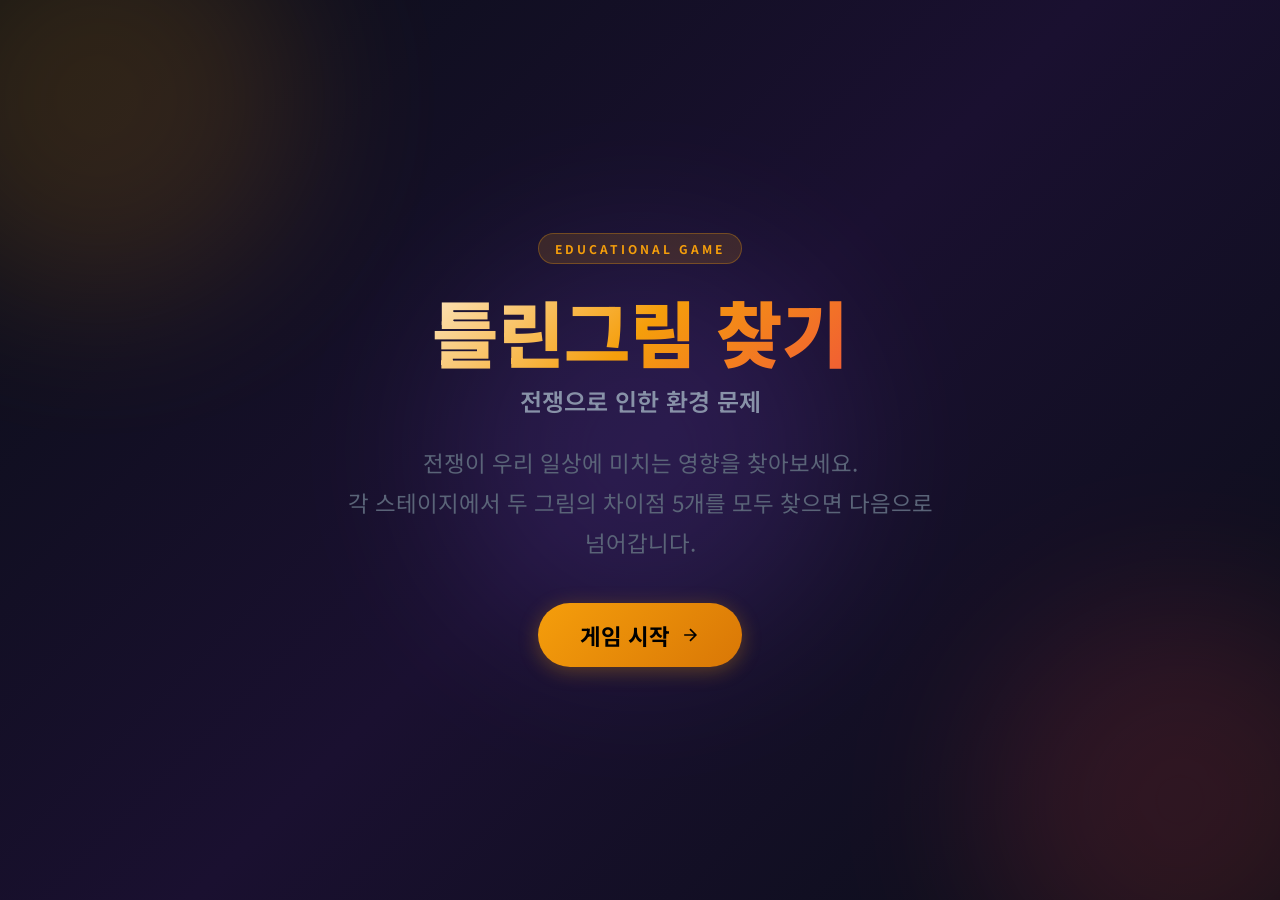
<file: index.html>
<!DOCTYPE html>
<html lang="ko">
<head>
    <meta charset="UTF-8">
    <meta name="viewport" content="width=device-width, initial-scale=1.0">
    <meta name="description" content="전쟁으로 인한 환경 문제를 주제로 한 틀린그림 찾기 게임">
    <title>틀린그림 찾기 - 전쟁과 환경</title>
    <link rel="preconnect" href="https://fonts.googleapis.com">
    <link rel="preconnect" href="https://fonts.gstatic.com" crossorigin>
    <link href="https://fonts.googleapis.com/css2?family=Noto+Sans+KR:wght@300;400;500;600;700;900&display=swap" rel="stylesheet">
    <link rel="stylesheet" href="style.css">
</head>
<body>
    <!-- Title Screen -->
    <div id="title-screen" class="screen active">
        <div class="title-bg">
            <div class="smoke smoke-1"></div>
            <div class="smoke smoke-2"></div>
            <div class="smoke smoke-3"></div>
        </div>
        <div class="title-content">
            <div class="title-badge">EDUCATIONAL GAME</div>
            <h1 class="title-main">틀린그림 찾기</h1>
            <p class="title-sub">전쟁으로 인한 환경 문제</p>
            <p class="title-desc">전쟁이 우리 일상에 미치는 영향을 찾아보세요.<br>각 스테이지에서 두 그림의 차이점 5개를 모두 찾으면 다음으로 넘어갑니다.</p>
            <button id="start-btn" class="btn-primary" onclick="startGame()">
                <span>게임 시작</span>
                <svg width="20" height="20" viewBox="0 0 24 24" fill="none" stroke="currentColor" stroke-width="2"><path d="M5 12h14M12 5l7 7-7 7"/></svg>
            </button>
        </div>
    </div>

    <!-- Game Screen -->
    <div id="game-screen" class="screen">
        <header class="game-header">
            <div class="header-left">
                <span class="stage-badge" id="stage-badge">STAGE 1</span>
                <!-- Move counter here -->
                <div class="found-counter" style="margin-left:12px; font-size:0.9rem; padding: 4px 12px;">
                    <svg width="14" height="14" viewBox="0 0 24 24" fill="none" stroke="currentColor" stroke-width="2"><circle cx="11" cy="11" r="8"/><path d="m21 21-4.35-4.35"/></svg>
                    <span id="found-count">0</span> / <span id="total-count">5</span>
                </div>
            </div>
            <div class="header-center">
                <span class="stage-title" id="stage-title">거실 풍경</span>
            </div>
            <div class="header-right">
                <button id="header-next-btn" class="btn-next-stage" onclick="nextStage()" style="margin-right: 12px;">
                    다음 스테이지 <svg width="16" height="16" viewBox="0 0 24 24" fill="none" stroke="currentColor" stroke-width="2"><path d="M5 12h14M12 5l7 7-7 7"/></svg>
                </button>
                <button class="btn-icon" onclick="showTitle()" title="메인으로">
                    <svg width="20" height="20" viewBox="0 0 24 24" fill="none" stroke="currentColor" stroke-width="2"><path d="m3 9 9-7 9 7v11a2 2 0 0 1-2 2H5a2 2 0 0 1-2-2z"/><polyline points="9,22 9,12 15,12 15,22"/></svg>
                </button>
            </div>
        </header>

        <div class="game-area">
            <div class="images-container">
                <!-- Left Image (Before) -->
                <div class="image-panel" id="panel-left">
                    <div class="panel-label">그림 A</div>
                    <div class="scene-container" id="scene-left"></div>
                </div>

                <div class="divider">
                    <div class="divider-line"></div>
                    <div class="divider-icon">VS</div>
                    <div class="divider-line"></div>
                </div>

                <!-- Right Image (After) -->
                <div class="image-panel" id="panel-right">
                    <div class="panel-label">그림 B</div>
                    <div class="scene-container" id="scene-right"></div>
                </div>
            </div>
        </div>

        <!-- Found indicators -->
        <div class="found-indicators" id="found-indicators"></div>
    </div>

    <!-- Stage Clear Overlay -->
    <div id="stage-clear" class="overlay">
        <div class="clear-modal">
            <div class="clear-icon">🎉</div>
            <h2>스테이지 클리어!</h2>
            <p id="clear-message">모든 차이점을 찾았습니다!</p>
            <div id="clear-summary" class="clear-summary"></div>
            <button class="btn-primary" id="next-stage-btn" onclick="nextStage()">
                <span>다음 스테이지</span>
                <svg width="20" height="20" viewBox="0 0 24 24" fill="none" stroke="currentColor" stroke-width="2"><path d="M5 12h14M12 5l7 7-7 7"/></svg>
            </button>
        </div>
    </div>

    <!-- Final Message Overlay -->
    <div id="final-message" class="overlay">
        <div class="clear-modal final-modal">
            <div class="clear-icon">🌍</div>
            <h2>모든 스테이지 완료</h2>
            <p class="final-text">환경 파괴는 전쟁의 숨겨진 희생자입니다.<br><br>폭발과 화재, 유독 물질 유출과 생태계 파괴 등... 전쟁으로 인해 심각하고 장기적인 환경오염이 초래됩니다. 이를 복구하는 데는 상상할 수 없는 시간과 노력이 필요합니다.<br><br>평화만이 지구를 지키는 가장 확실한 방법입니다.</p>
            <button class="btn-primary" onclick="showTitle()">
                <span>처음으로 돌아가기</span>
            </button>
        </div>
    </div>

    <!-- Tooltip -->
    <div id="tooltip" class="tooltip">
        <div class="tooltip-title" id="tooltip-title"></div>
        <div class="tooltip-text" id="tooltip-text"></div>
    </div>

    <script src="game.js"></script>
</body>
</html>
</file>
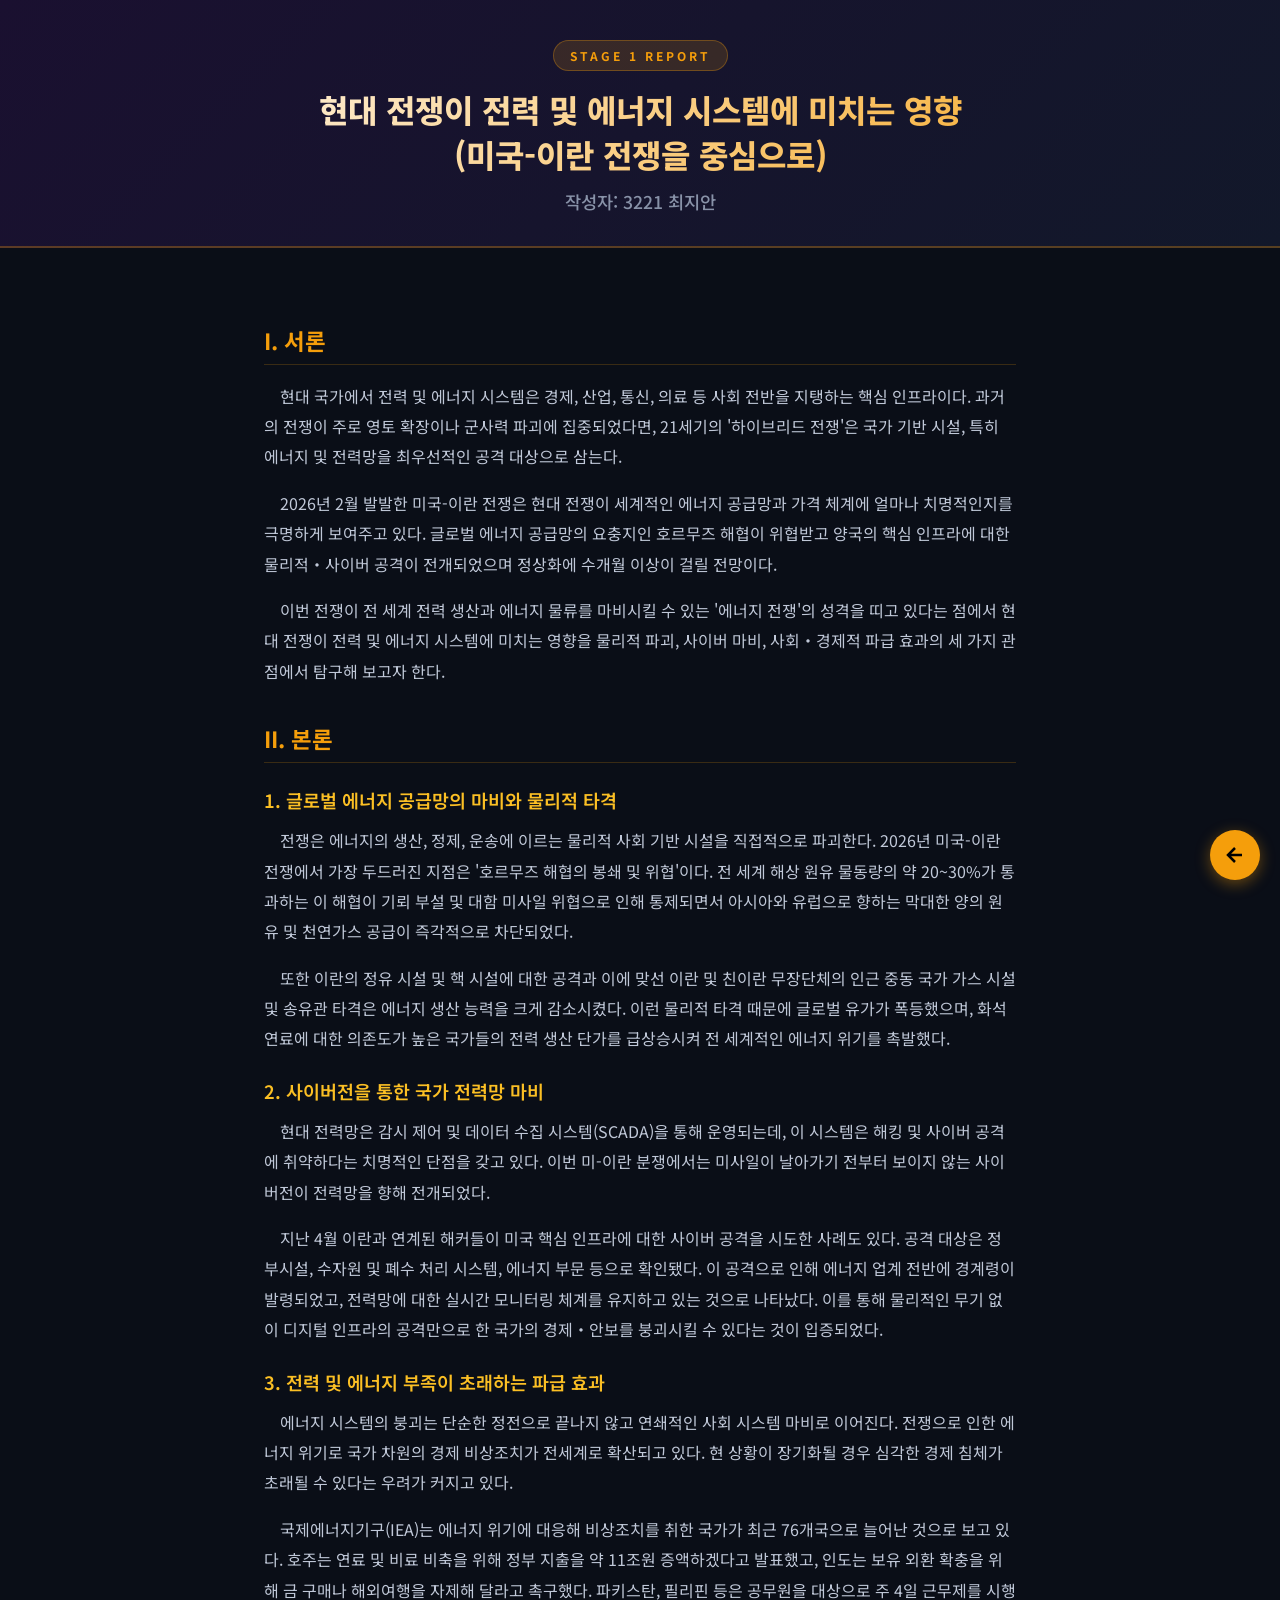
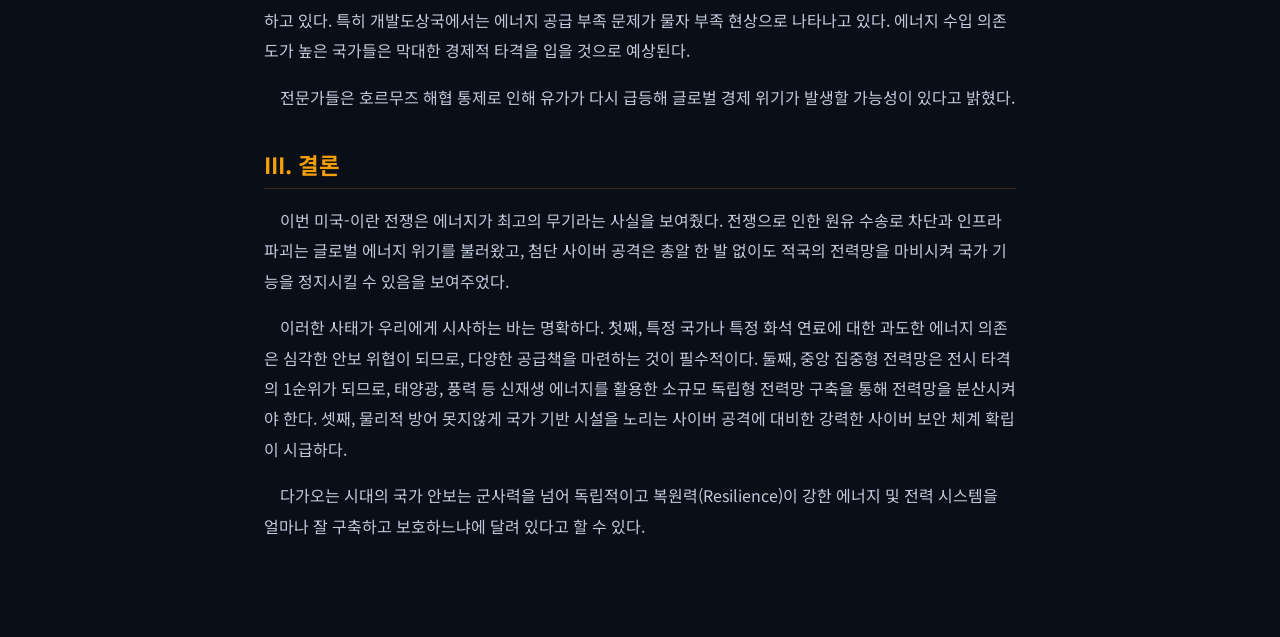
<file: report1.html>
<!DOCTYPE html>
<html lang="ko">
<head>
    <meta charset="UTF-8">
    <meta name="viewport" content="width=device-width, initial-scale=1.0">
    <title>보고서 - 현대 전쟁이 전력 및 에너지 시스템에 미치는 영향</title>
    <link rel="preconnect" href="https://fonts.googleapis.com">
    <link rel="preconnect" href="https://fonts.gstatic.com" crossorigin>
    <link href="https://fonts.googleapis.com/css2?family=Noto+Sans+KR:wght@300;400;500;600;700;900&display=swap" rel="stylesheet">
    <style>
        *, *::before, *::after { margin: 0; padding: 0; box-sizing: border-box; }
        body {
            font-family: 'Noto Sans KR', sans-serif;
            background: #0a0e17;
            color: #e8ecf4;
            min-height: 100vh;
        }
        .report-header {
            background: linear-gradient(135deg, #1a1030 0%, #12182a 100%);
            border-bottom: 2px solid rgba(245, 158, 11, 0.3);
            padding: 40px 24px 32px;
            text-align: center;
        }
        .report-badge {
            display: inline-block;
            background: rgba(245, 158, 11, 0.15);
            color: #f59e0b;
            font-size: 0.75rem;
            font-weight: 700;
            letter-spacing: 3px;
            padding: 6px 16px;
            border-radius: 20px;
            border: 1px solid rgba(245, 158, 11, 0.3);
            margin-bottom: 16px;
        }
        .report-title {
            font-size: clamp(1.4rem, 3vw, 2rem);
            font-weight: 800;
            background: linear-gradient(135deg, #fff 0%, #f59e0b 100%);
            -webkit-background-clip: text;
            -webkit-text-fill-color: transparent;
            background-clip: text;
            line-height: 1.4;
            margin-bottom: 12px;
        }
        .report-author {
            font-size: 1.1rem;
            color: #8892a8;
            font-weight: 500;
        }
        .report-body {
            max-width: 800px;
            margin: 0 auto;
            padding: 40px 24px 80px;
        }
        .report-body h2 {
            font-size: 1.4rem;
            font-weight: 700;
            color: #f59e0b;
            margin-top: 36px;
            margin-bottom: 16px;
            padding-bottom: 8px;
            border-bottom: 1px solid rgba(245, 158, 11, 0.2);
        }
        .report-body h3 {
            font-size: 1.15rem;
            font-weight: 600;
            color: #fbbf24;
            margin-top: 24px;
            margin-bottom: 12px;
        }
        .report-body p {
            font-size: 1rem;
            line-height: 1.9;
            color: #c0c8d8;
            margin-bottom: 16px;
            text-indent: 1em;
        }
        .back-btn {
            position: fixed;
            bottom: 20px;
            right: 20px;
            z-index: 100;
            width: 50px;
            height: 50px;
            background: #f59e0b;
            border: none;
            border-radius: 50%;
            cursor: pointer;
            display: flex;
            align-items: center;
            justify-content: center;
            box-shadow: 0 4px 15px rgba(245, 158, 11, 0.4);
            transition: transform 0.2s;
        }
        .back-btn:hover { transform: scale(1.1); }
    </style>
</head>
<body>
    <div class="report-header">
        <div class="report-badge">STAGE 1 REPORT</div>
        <h1 class="report-title">현대 전쟁이 전력 및 에너지 시스템에 미치는 영향<br>(미국-이란 전쟁을 중심으로)</h1>
        <div class="report-author">작성자: 3221 최지안</div>
    </div>
    <div class="report-body">
        <h2>I. 서론</h2>
        <p>현대 국가에서 전력 및 에너지 시스템은 경제, 산업, 통신, 의료 등 사회 전반을 지탱하는 핵심 인프라이다. 과거의 전쟁이 주로 영토 확장이나 군사력 파괴에 집중되었다면, 21세기의 '하이브리드 전쟁'은 국가 기반 시설, 특히 에너지 및 전력망을 최우선적인 공격 대상으로 삼는다.</p>
        <p>2026년 2월 발발한 미국-이란 전쟁은 현대 전쟁이 세계적인 에너지 공급망과 가격 체계에 얼마나 치명적인지를 극명하게 보여주고 있다. 글로벌 에너지 공급망의 요충지인 호르무즈 해협이 위협받고 양국의 핵심 인프라에 대한 물리적‧사이버 공격이 전개되었으며 정상화에 수개월 이상이 걸릴 전망이다.</p>
        <p>이번 전쟁이 전 세계 전력 생산과 에너지 물류를 마비시킬 수 있는 '에너지 전쟁'의 성격을 띠고 있다는 점에서 현대 전쟁이 전력 및 에너지 시스템에 미치는 영향을 물리적 파괴, 사이버 마비, 사회‧경제적 파급 효과의 세 가지 관점에서 탐구해 보고자 한다.</p>

        <h2>II. 본론</h2>
        <h3>1. 글로벌 에너지 공급망의 마비와 물리적 타격</h3>
        <p>전쟁은 에너지의 생산, 정제, 운송에 이르는 물리적 사회 기반 시설을 직접적으로 파괴한다. 2026년 미국-이란 전쟁에서 가장 두드러진 지점은 '호르무즈 해협의 봉쇄 및 위협'이다. 전 세계 해상 원유 물동량의 약 20~30%가 통과하는 이 해협이 기뢰 부설 및 대함 미사일 위협으로 인해 통제되면서 아시아와 유럽으로 향하는 막대한 양의 원유 및 천연가스 공급이 즉각적으로 차단되었다.</p>
        <p>또한 이란의 정유 시설 및 핵 시설에 대한 공격과 이에 맞선 이란 및 친이란 무장단체의 인근 중동 국가 가스 시설 및 송유관 타격은 에너지 생산 능력을 크게 감소시켰다. 이런 물리적 타격 때문에 글로벌 유가가 폭등했으며, 화석 연료에 대한 의존도가 높은 국가들의 전력 생산 단가를 급상승시켜 전 세계적인 에너지 위기를 촉발했다.</p>

        <h3>2. 사이버전을 통한 국가 전력망 마비</h3>
        <p>현대 전력망은 감시 제어 및 데이터 수집 시스템(SCADA)을 통해 운영되는데, 이 시스템은 해킹 및 사이버 공격에 취약하다는 치명적인 단점을 갖고 있다. 이번 미-이란 분쟁에서는 미사일이 날아가기 전부터 보이지 않는 사이버전이 전력망을 향해 전개되었다.</p>
        <p>지난 4월 이란과 연계된 해커들이 미국 핵심 인프라에 대한 사이버 공격을 시도한 사례도 있다. 공격 대상은 정부시설, 수자원 및 폐수 처리 시스템, 에너지 부문 등으로 확인됐다. 이 공격으로 인해 에너지 업계 전반에 경계령이 발령되었고, 전력망에 대한 실시간 모니터링 체계를 유지하고 있는 것으로 나타났다. 이를 통해 물리적인 무기 없이 디지털 인프라의 공격만으로 한 국가의 경제‧안보를 붕괴시킬 수 있다는 것이 입증되었다.</p>

        <h3>3. 전력 및 에너지 부족이 초래하는 파급 효과</h3>
        <p>에너지 시스템의 붕괴는 단순한 정전으로 끝나지 않고 연쇄적인 사회 시스템 마비로 이어진다. 전쟁으로 인한 에너지 위기로 국가 차원의 경제 비상조치가 전세계로 확산되고 있다. 현 상황이 장기화될 경우 심각한 경제 침체가 초래될 수 있다는 우려가 커지고 있다.</p>
        <p>국제에너지기구(IEA)는 에너지 위기에 대응해 비상조치를 취한 국가가 최근 76개국으로 늘어난 것으로 보고 있다. 호주는 연료 및 비료 비축을 위해 정부 지출을 약 11조원 증액하겠다고 발표했고, 인도는 보유 외환 확충을 위해 금 구매나 해외여행을 자제해 달라고 촉구했다. 파키스탄, 필리핀 등은 공무원을 대상으로 주 4일 근무제를 시행하고 있다. 특히 개발도상국에서는 에너지 공급 부족 문제가 물자 부족 현상으로 나타나고 있다. 에너지 수입 의존도가 높은 국가들은 막대한 경제적 타격을 입을 것으로 예상된다.</p>
        <p>전문가들은 호르무즈 해협 통제로 인해 유가가 다시 급등해 글로벌 경제 위기가 발생할 가능성이 있다고 밝혔다.</p>

        <h2>III. 결론</h2>
        <p>이번 미국-이란 전쟁은 에너지가 최고의 무기라는 사실을 보여줬다. 전쟁으로 인한 원유 수송로 차단과 인프라 파괴는 글로벌 에너지 위기를 불러왔고, 첨단 사이버 공격은 총알 한 발 없이도 적국의 전력망을 마비시켜 국가 기능을 정지시킬 수 있음을 보여주었다.</p>
        <p>이러한 사태가 우리에게 시사하는 바는 명확하다. 첫째, 특정 국가나 특정 화석 연료에 대한 과도한 에너지 의존은 심각한 안보 위협이 되므로, 다양한 공급책을 마련하는 것이 필수적이다. 둘째, 중앙 집중형 전력망은 전시 타격의 1순위가 되므로, 태양광, 풍력 등 신재생 에너지를 활용한 소규모 독립형 전력망 구축을 통해 전력망을 분산시켜야 한다. 셋째, 물리적 방어 못지않게 국가 기반 시설을 노리는 사이버 공격에 대비한 강력한 사이버 보안 체계 확립이 시급하다.</p>
        <p>다가오는 시대의 국가 안보는 군사력을 넘어 독립적이고 복원력(Resilience)이 강한 에너지 및 전력 시스템을 얼마나 잘 구축하고 보호하느냐에 달려 있다고 할 수 있다.</p>
    </div>
    <button class="back-btn" onclick="history.back()" title="돌아가기">
        <svg width="24" height="24" viewBox="0 0 24 24" fill="none" stroke="#000" stroke-width="2.5">
            <path d="M19 12H5M12 19l-7-7 7-7"/>
        </svg>
    </button>
</body>
</html>
</file>
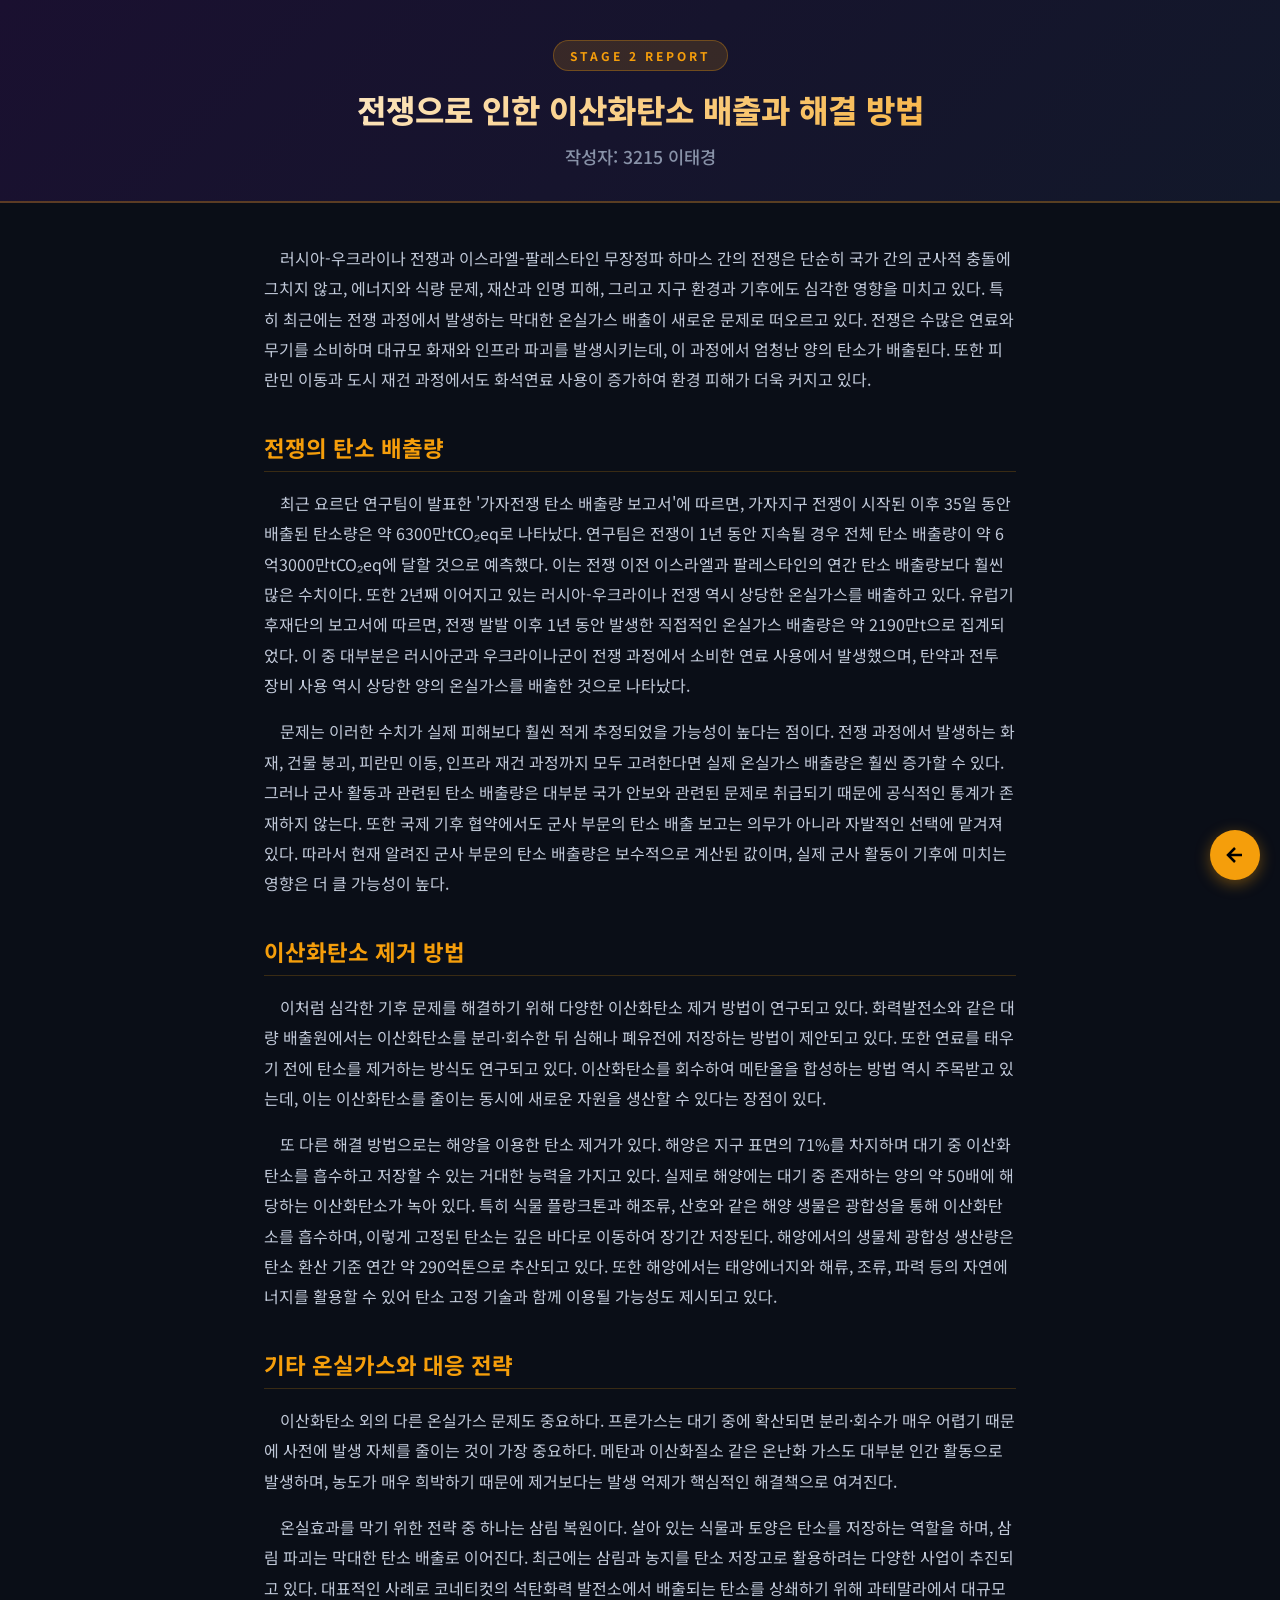
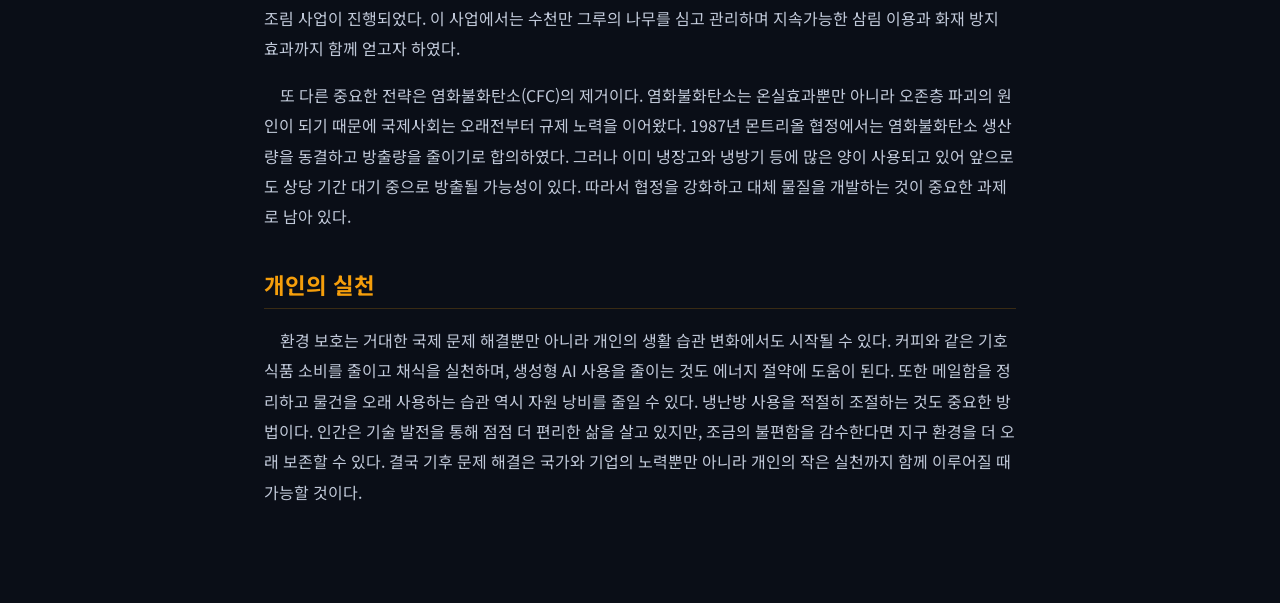
<file: report2.html>
<!DOCTYPE html>
<html lang="ko">
<head>
    <meta charset="UTF-8">
    <meta name="viewport" content="width=device-width, initial-scale=1.0">
    <title>보고서 - 전쟁으로 인한 이산화탄소 배출과 해결 방법</title>
    <link rel="preconnect" href="https://fonts.googleapis.com">
    <link rel="preconnect" href="https://fonts.gstatic.com" crossorigin>
    <link href="https://fonts.googleapis.com/css2?family=Noto+Sans+KR:wght@300;400;500;600;700;900&display=swap" rel="stylesheet">
    <style>
        *, *::before, *::after { margin: 0; padding: 0; box-sizing: border-box; }
        body {
            font-family: 'Noto Sans KR', sans-serif;
            background: #0a0e17;
            color: #e8ecf4;
            min-height: 100vh;
        }
        .report-header {
            background: linear-gradient(135deg, #1a1030 0%, #12182a 100%);
            border-bottom: 2px solid rgba(245, 158, 11, 0.3);
            padding: 40px 24px 32px;
            text-align: center;
        }
        .report-badge {
            display: inline-block;
            background: rgba(245, 158, 11, 0.15);
            color: #f59e0b;
            font-size: 0.75rem;
            font-weight: 700;
            letter-spacing: 3px;
            padding: 6px 16px;
            border-radius: 20px;
            border: 1px solid rgba(245, 158, 11, 0.3);
            margin-bottom: 16px;
        }
        .report-title {
            font-size: clamp(1.4rem, 3vw, 2rem);
            font-weight: 800;
            background: linear-gradient(135deg, #fff 0%, #f59e0b 100%);
            -webkit-background-clip: text;
            -webkit-text-fill-color: transparent;
            background-clip: text;
            line-height: 1.4;
            margin-bottom: 12px;
        }
        .report-author {
            font-size: 1.1rem;
            color: #8892a8;
            font-weight: 500;
        }
        .report-body {
            max-width: 800px;
            margin: 0 auto;
            padding: 40px 24px 80px;
        }
        .report-body h2 {
            font-size: 1.4rem;
            font-weight: 700;
            color: #f59e0b;
            margin-top: 36px;
            margin-bottom: 16px;
            padding-bottom: 8px;
            border-bottom: 1px solid rgba(245, 158, 11, 0.2);
        }
        .report-body p {
            font-size: 1rem;
            line-height: 1.9;
            color: #c0c8d8;
            margin-bottom: 16px;
            text-indent: 1em;
        }
        .back-btn {
            position: fixed;
            bottom: 20px;
            right: 20px;
            z-index: 100;
            width: 50px;
            height: 50px;
            background: #f59e0b;
            border: none;
            border-radius: 50%;
            cursor: pointer;
            display: flex;
            align-items: center;
            justify-content: center;
            box-shadow: 0 4px 15px rgba(245, 158, 11, 0.4);
            transition: transform 0.2s;
        }
        .back-btn:hover { transform: scale(1.1); }
    </style>
</head>
<body>
    <div class="report-header">
        <div class="report-badge">STAGE 2 REPORT</div>
        <h1 class="report-title">전쟁으로 인한 이산화탄소 배출과 해결 방법</h1>
        <div class="report-author">작성자: 3215 이태경</div>
    </div>
    <div class="report-body">
        <p>러시아-우크라이나 전쟁과 이스라엘-팔레스타인 무장정파 하마스 간의 전쟁은 단순히 국가 간의 군사적 충돌에 그치지 않고, 에너지와 식량 문제, 재산과 인명 피해, 그리고 지구 환경과 기후에도 심각한 영향을 미치고 있다. 특히 최근에는 전쟁 과정에서 발생하는 막대한 온실가스 배출이 새로운 문제로 떠오르고 있다. 전쟁은 수많은 연료와 무기를 소비하며 대규모 화재와 인프라 파괴를 발생시키는데, 이 과정에서 엄청난 양의 탄소가 배출된다. 또한 피란민 이동과 도시 재건 과정에서도 화석연료 사용이 증가하여 환경 피해가 더욱 커지고 있다.</p>

        <h2>전쟁의 탄소 배출량</h2>
        <p>최근 요르단 연구팀이 발표한 '가자전쟁 탄소 배출량 보고서'에 따르면, 가자지구 전쟁이 시작된 이후 35일 동안 배출된 탄소량은 약 6300만tCO₂eq로 나타났다. 연구팀은 전쟁이 1년 동안 지속될 경우 전체 탄소 배출량이 약 6억3000만tCO₂eq에 달할 것으로 예측했다. 이는 전쟁 이전 이스라엘과 팔레스타인의 연간 탄소 배출량보다 훨씬 많은 수치이다. 또한 2년째 이어지고 있는 러시아-우크라이나 전쟁 역시 상당한 온실가스를 배출하고 있다. 유럽기후재단의 보고서에 따르면, 전쟁 발발 이후 1년 동안 발생한 직접적인 온실가스 배출량은 약 2190만t으로 집계되었다. 이 중 대부분은 러시아군과 우크라이나군이 전쟁 과정에서 소비한 연료 사용에서 발생했으며, 탄약과 전투 장비 사용 역시 상당한 양의 온실가스를 배출한 것으로 나타났다.</p>
        <p>문제는 이러한 수치가 실제 피해보다 훨씬 적게 추정되었을 가능성이 높다는 점이다. 전쟁 과정에서 발생하는 화재, 건물 붕괴, 피란민 이동, 인프라 재건 과정까지 모두 고려한다면 실제 온실가스 배출량은 훨씬 증가할 수 있다. 그러나 군사 활동과 관련된 탄소 배출량은 대부분 국가 안보와 관련된 문제로 취급되기 때문에 공식적인 통계가 존재하지 않는다. 또한 국제 기후 협약에서도 군사 부문의 탄소 배출 보고는 의무가 아니라 자발적인 선택에 맡겨져 있다. 따라서 현재 알려진 군사 부문의 탄소 배출량은 보수적으로 계산된 값이며, 실제 군사 활동이 기후에 미치는 영향은 더 클 가능성이 높다.</p>

        <h2>이산화탄소 제거 방법</h2>
        <p>이처럼 심각한 기후 문제를 해결하기 위해 다양한 이산화탄소 제거 방법이 연구되고 있다. 화력발전소와 같은 대량 배출원에서는 이산화탄소를 분리·회수한 뒤 심해나 폐유전에 저장하는 방법이 제안되고 있다. 또한 연료를 태우기 전에 탄소를 제거하는 방식도 연구되고 있다. 이산화탄소를 회수하여 메탄올을 합성하는 방법 역시 주목받고 있는데, 이는 이산화탄소를 줄이는 동시에 새로운 자원을 생산할 수 있다는 장점이 있다.</p>
        <p>또 다른 해결 방법으로는 해양을 이용한 탄소 제거가 있다. 해양은 지구 표면의 71%를 차지하며 대기 중 이산화탄소를 흡수하고 저장할 수 있는 거대한 능력을 가지고 있다. 실제로 해양에는 대기 중 존재하는 양의 약 50배에 해당하는 이산화탄소가 녹아 있다. 특히 식물 플랑크톤과 해조류, 산호와 같은 해양 생물은 광합성을 통해 이산화탄소를 흡수하며, 이렇게 고정된 탄소는 깊은 바다로 이동하여 장기간 저장된다. 해양에서의 생물체 광합성 생산량은 탄소 환산 기준 연간 약 290억톤으로 추산되고 있다. 또한 해양에서는 태양에너지와 해류, 조류, 파력 등의 자연에너지를 활용할 수 있어 탄소 고정 기술과 함께 이용될 가능성도 제시되고 있다.</p>

        <h2>기타 온실가스와 대응 전략</h2>
        <p>이산화탄소 외의 다른 온실가스 문제도 중요하다. 프론가스는 대기 중에 확산되면 분리·회수가 매우 어렵기 때문에 사전에 발생 자체를 줄이는 것이 가장 중요하다. 메탄과 이산화질소 같은 온난화 가스도 대부분 인간 활동으로 발생하며, 농도가 매우 희박하기 때문에 제거보다는 발생 억제가 핵심적인 해결책으로 여겨진다.</p>
        <p>온실효과를 막기 위한 전략 중 하나는 삼림 복원이다. 살아 있는 식물과 토양은 탄소를 저장하는 역할을 하며, 삼림 파괴는 막대한 탄소 배출로 이어진다. 최근에는 삼림과 농지를 탄소 저장고로 활용하려는 다양한 사업이 추진되고 있다. 대표적인 사례로 코네티컷의 석탄화력 발전소에서 배출되는 탄소를 상쇄하기 위해 과테말라에서 대규모 조림 사업이 진행되었다. 이 사업에서는 수천만 그루의 나무를 심고 관리하며 지속가능한 삼림 이용과 화재 방지 효과까지 함께 얻고자 하였다.</p>
        <p>또 다른 중요한 전략은 염화불화탄소(CFC)의 제거이다. 염화불화탄소는 온실효과뿐만 아니라 오존층 파괴의 원인이 되기 때문에 국제사회는 오래전부터 규제 노력을 이어왔다. 1987년 몬트리올 협정에서는 염화불화탄소 생산량을 동결하고 방출량을 줄이기로 합의하였다. 그러나 이미 냉장고와 냉방기 등에 많은 양이 사용되고 있어 앞으로도 상당 기간 대기 중으로 방출될 가능성이 있다. 따라서 협정을 강화하고 대체 물질을 개발하는 것이 중요한 과제로 남아 있다.</p>

        <h2>개인의 실천</h2>
        <p>환경 보호는 거대한 국제 문제 해결뿐만 아니라 개인의 생활 습관 변화에서도 시작될 수 있다. 커피와 같은 기호식품 소비를 줄이고 채식을 실천하며, 생성형 AI 사용을 줄이는 것도 에너지 절약에 도움이 된다. 또한 메일함을 정리하고 물건을 오래 사용하는 습관 역시 자원 낭비를 줄일 수 있다. 냉난방 사용을 적절히 조절하는 것도 중요한 방법이다. 인간은 기술 발전을 통해 점점 더 편리한 삶을 살고 있지만, 조금의 불편함을 감수한다면 지구 환경을 더 오래 보존할 수 있다. 결국 기후 문제 해결은 국가와 기업의 노력뿐만 아니라 개인의 작은 실천까지 함께 이루어질 때 가능할 것이다.</p>
    </div>
    <button class="back-btn" onclick="history.back()" title="돌아가기">
        <svg width="24" height="24" viewBox="0 0 24 24" fill="none" stroke="#000" stroke-width="2.5">
            <path d="M19 12H5M12 19l-7-7 7-7"/>
        </svg>
    </button>
</body>
</html>
</file>
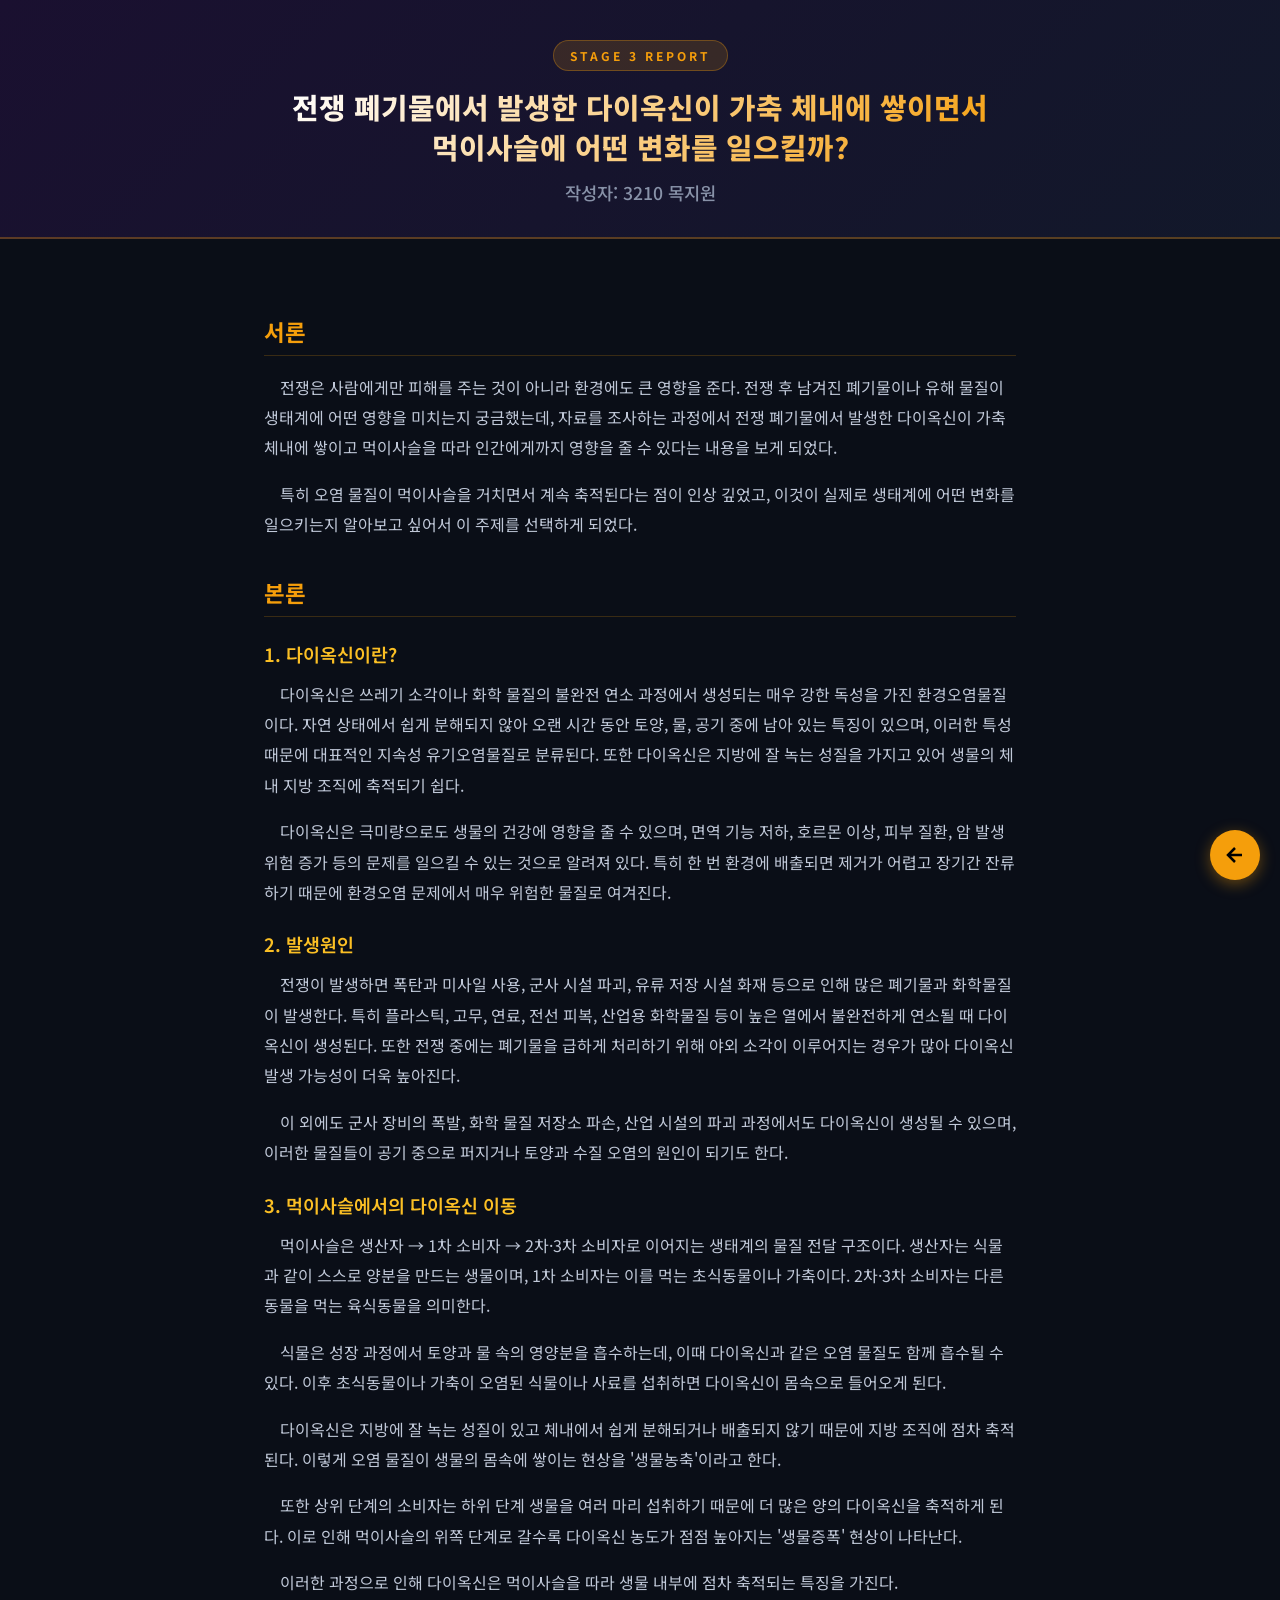
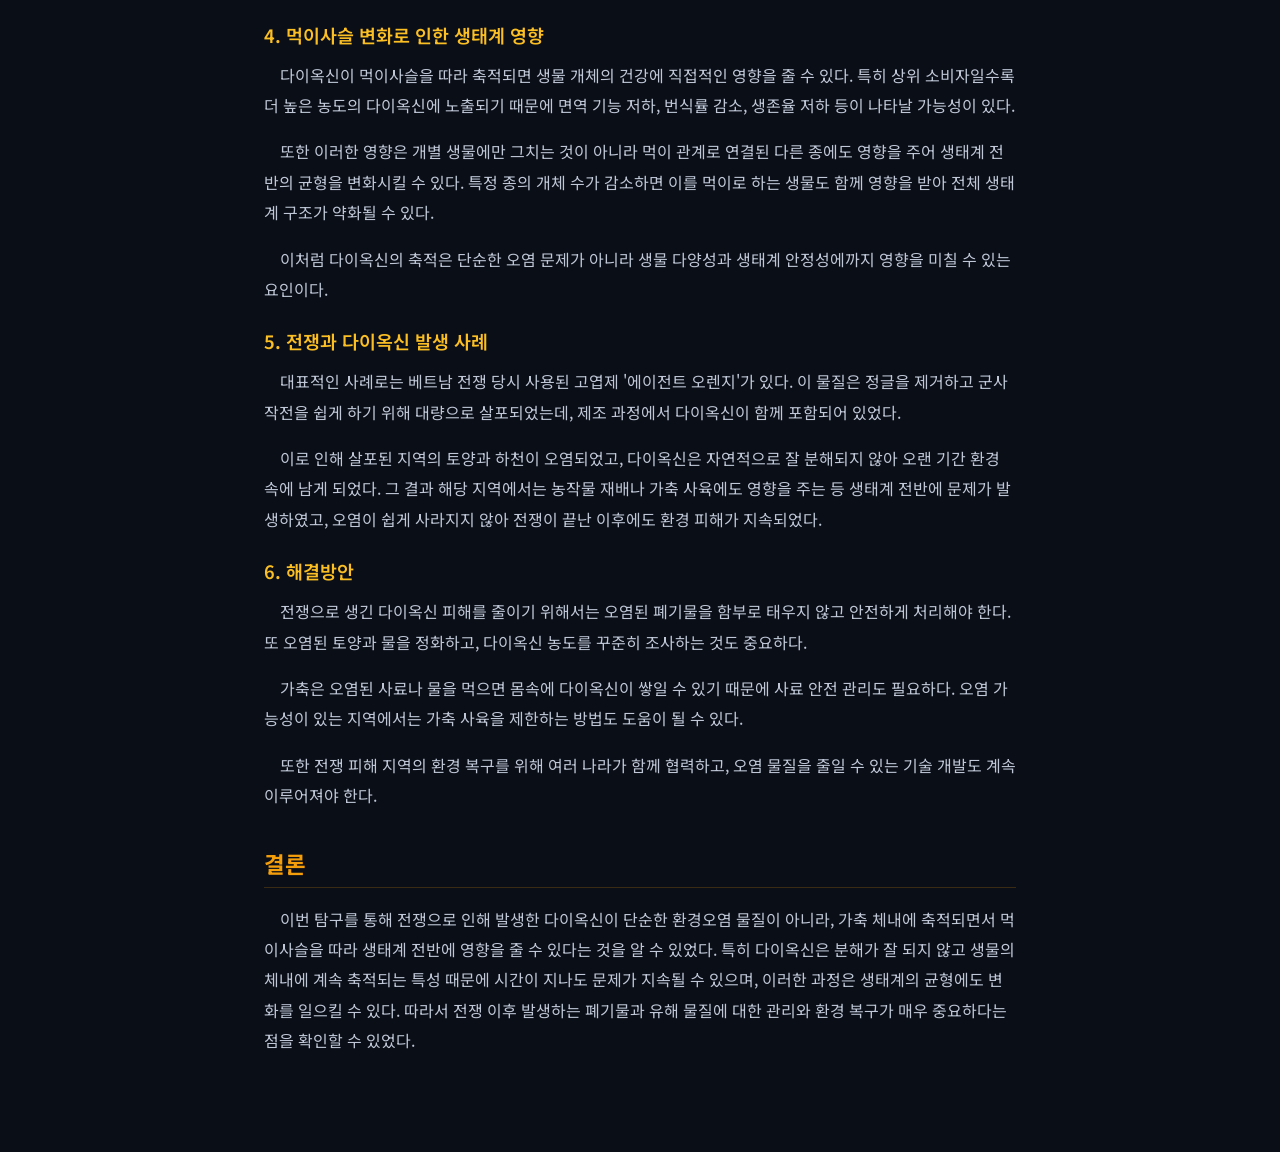
<file: report3.html>
<!DOCTYPE html>
<html lang="ko">
<head>
    <meta charset="UTF-8">
    <meta name="viewport" content="width=device-width, initial-scale=1.0">
    <title>보고서 - 전쟁 폐기물에서 발생한 다이옥신과 먹이사슬</title>
    <link rel="preconnect" href="https://fonts.googleapis.com">
    <link rel="preconnect" href="https://fonts.gstatic.com" crossorigin>
    <link href="https://fonts.googleapis.com/css2?family=Noto+Sans+KR:wght@300;400;500;600;700;900&display=swap" rel="stylesheet">
    <style>
        *, *::before, *::after { margin: 0; padding: 0; box-sizing: border-box; }
        body {
            font-family: 'Noto Sans KR', sans-serif;
            background: #0a0e17;
            color: #e8ecf4;
            min-height: 100vh;
        }
        .report-header {
            background: linear-gradient(135deg, #1a1030 0%, #12182a 100%);
            border-bottom: 2px solid rgba(245, 158, 11, 0.3);
            padding: 40px 24px 32px;
            text-align: center;
        }
        .report-badge {
            display: inline-block;
            background: rgba(245, 158, 11, 0.15);
            color: #f59e0b;
            font-size: 0.75rem;
            font-weight: 700;
            letter-spacing: 3px;
            padding: 6px 16px;
            border-radius: 20px;
            border: 1px solid rgba(245, 158, 11, 0.3);
            margin-bottom: 16px;
        }
        .report-title {
            font-size: clamp(1.2rem, 3vw, 1.8rem);
            font-weight: 800;
            background: linear-gradient(135deg, #fff 0%, #f59e0b 100%);
            -webkit-background-clip: text;
            -webkit-text-fill-color: transparent;
            background-clip: text;
            line-height: 1.4;
            margin-bottom: 12px;
            max-width: 700px;
            margin-left: auto;
            margin-right: auto;
        }
        .report-author {
            font-size: 1.1rem;
            color: #8892a8;
            font-weight: 500;
        }
        .report-body {
            max-width: 800px;
            margin: 0 auto;
            padding: 40px 24px 80px;
        }
        .report-body h2 {
            font-size: 1.4rem;
            font-weight: 700;
            color: #f59e0b;
            margin-top: 36px;
            margin-bottom: 16px;
            padding-bottom: 8px;
            border-bottom: 1px solid rgba(245, 158, 11, 0.2);
        }
        .report-body h3 {
            font-size: 1.15rem;
            font-weight: 600;
            color: #fbbf24;
            margin-top: 24px;
            margin-bottom: 12px;
        }
        .report-body p {
            font-size: 1rem;
            line-height: 1.9;
            color: #c0c8d8;
            margin-bottom: 16px;
            text-indent: 1em;
        }
        .back-btn {
            position: fixed;
            bottom: 20px;
            right: 20px;
            z-index: 100;
            width: 50px;
            height: 50px;
            background: #f59e0b;
            border: none;
            border-radius: 50%;
            cursor: pointer;
            display: flex;
            align-items: center;
            justify-content: center;
            box-shadow: 0 4px 15px rgba(245, 158, 11, 0.4);
            transition: transform 0.2s;
        }
        .back-btn:hover { transform: scale(1.1); }
    </style>
</head>
<body>
    <div class="report-header">
        <div class="report-badge">STAGE 3 REPORT</div>
        <h1 class="report-title">전쟁 폐기물에서 발생한 다이옥신이 가축 체내에 쌓이면서 먹이사슬에 어떤 변화를 일으킬까?</h1>
        <div class="report-author">작성자: 3210 목지원</div>
    </div>
    <div class="report-body">
        <h2>서론</h2>
        <p>전쟁은 사람에게만 피해를 주는 것이 아니라 환경에도 큰 영향을 준다. 전쟁 후 남겨진 폐기물이나 유해 물질이 생태계에 어떤 영향을 미치는지 궁금했는데, 자료를 조사하는 과정에서 전쟁 폐기물에서 발생한 다이옥신이 가축 체내에 쌓이고 먹이사슬을 따라 인간에게까지 영향을 줄 수 있다는 내용을 보게 되었다.</p>
        <p>특히 오염 물질이 먹이사슬을 거치면서 계속 축적된다는 점이 인상 깊었고, 이것이 실제로 생태계에 어떤 변화를 일으키는지 알아보고 싶어서 이 주제를 선택하게 되었다.</p>

        <h2>본론</h2>
        <h3>1. 다이옥신이란?</h3>
        <p>다이옥신은 쓰레기 소각이나 화학 물질의 불완전 연소 과정에서 생성되는 매우 강한 독성을 가진 환경오염물질이다. 자연 상태에서 쉽게 분해되지 않아 오랜 시간 동안 토양, 물, 공기 중에 남아 있는 특징이 있으며, 이러한 특성 때문에 대표적인 지속성 유기오염물질로 분류된다. 또한 다이옥신은 지방에 잘 녹는 성질을 가지고 있어 생물의 체내 지방 조직에 축적되기 쉽다.</p>
        <p>다이옥신은 극미량으로도 생물의 건강에 영향을 줄 수 있으며, 면역 기능 저하, 호르몬 이상, 피부 질환, 암 발생 위험 증가 등의 문제를 일으킬 수 있는 것으로 알려져 있다. 특히 한 번 환경에 배출되면 제거가 어렵고 장기간 잔류하기 때문에 환경오염 문제에서 매우 위험한 물질로 여겨진다.</p>

        <h3>2. 발생원인</h3>
        <p>전쟁이 발생하면 폭탄과 미사일 사용, 군사 시설 파괴, 유류 저장 시설 화재 등으로 인해 많은 폐기물과 화학물질이 발생한다. 특히 플라스틱, 고무, 연료, 전선 피복, 산업용 화학물질 등이 높은 열에서 불완전하게 연소될 때 다이옥신이 생성된다. 또한 전쟁 중에는 폐기물을 급하게 처리하기 위해 야외 소각이 이루어지는 경우가 많아 다이옥신 발생 가능성이 더욱 높아진다.</p>
        <p>이 외에도 군사 장비의 폭발, 화학 물질 저장소 파손, 산업 시설의 파괴 과정에서도 다이옥신이 생성될 수 있으며, 이러한 물질들이 공기 중으로 퍼지거나 토양과 수질 오염의 원인이 되기도 한다.</p>

        <h3>3. 먹이사슬에서의 다이옥신 이동</h3>
        <p>먹이사슬은 생산자 → 1차 소비자 → 2차·3차 소비자로 이어지는 생태계의 물질 전달 구조이다. 생산자는 식물과 같이 스스로 양분을 만드는 생물이며, 1차 소비자는 이를 먹는 초식동물이나 가축이다. 2차·3차 소비자는 다른 동물을 먹는 육식동물을 의미한다.</p>
        <p>식물은 성장 과정에서 토양과 물 속의 영양분을 흡수하는데, 이때 다이옥신과 같은 오염 물질도 함께 흡수될 수 있다. 이후 초식동물이나 가축이 오염된 식물이나 사료를 섭취하면 다이옥신이 몸속으로 들어오게 된다.</p>
        <p>다이옥신은 지방에 잘 녹는 성질이 있고 체내에서 쉽게 분해되거나 배출되지 않기 때문에 지방 조직에 점차 축적된다. 이렇게 오염 물질이 생물의 몸속에 쌓이는 현상을 '생물농축'이라고 한다.</p>
        <p>또한 상위 단계의 소비자는 하위 단계 생물을 여러 마리 섭취하기 때문에 더 많은 양의 다이옥신을 축적하게 된다. 이로 인해 먹이사슬의 위쪽 단계로 갈수록 다이옥신 농도가 점점 높아지는 '생물증폭' 현상이 나타난다.</p>
        <p>이러한 과정으로 인해 다이옥신은 먹이사슬을 따라 생물 내부에 점차 축적되는 특징을 가진다.</p>

        <h3>4. 먹이사슬 변화로 인한 생태계 영향</h3>
        <p>다이옥신이 먹이사슬을 따라 축적되면 생물 개체의 건강에 직접적인 영향을 줄 수 있다. 특히 상위 소비자일수록 더 높은 농도의 다이옥신에 노출되기 때문에 면역 기능 저하, 번식률 감소, 생존율 저하 등이 나타날 가능성이 있다.</p>
        <p>또한 이러한 영향은 개별 생물에만 그치는 것이 아니라 먹이 관계로 연결된 다른 종에도 영향을 주어 생태계 전반의 균형을 변화시킬 수 있다. 특정 종의 개체 수가 감소하면 이를 먹이로 하는 생물도 함께 영향을 받아 전체 생태계 구조가 약화될 수 있다.</p>
        <p>이처럼 다이옥신의 축적은 단순한 오염 문제가 아니라 생물 다양성과 생태계 안정성에까지 영향을 미칠 수 있는 요인이다.</p>

        <h3>5. 전쟁과 다이옥신 발생 사례</h3>
        <p>대표적인 사례로는 베트남 전쟁 당시 사용된 고엽제 '에이전트 오렌지'가 있다. 이 물질은 정글을 제거하고 군사 작전을 쉽게 하기 위해 대량으로 살포되었는데, 제조 과정에서 다이옥신이 함께 포함되어 있었다.</p>
        <p>이로 인해 살포된 지역의 토양과 하천이 오염되었고, 다이옥신은 자연적으로 잘 분해되지 않아 오랜 기간 환경 속에 남게 되었다. 그 결과 해당 지역에서는 농작물 재배나 가축 사육에도 영향을 주는 등 생태계 전반에 문제가 발생하였고, 오염이 쉽게 사라지지 않아 전쟁이 끝난 이후에도 환경 피해가 지속되었다.</p>

        <h3>6. 해결방안</h3>
        <p>전쟁으로 생긴 다이옥신 피해를 줄이기 위해서는 오염된 폐기물을 함부로 태우지 않고 안전하게 처리해야 한다. 또 오염된 토양과 물을 정화하고, 다이옥신 농도를 꾸준히 조사하는 것도 중요하다.</p>
        <p>가축은 오염된 사료나 물을 먹으면 몸속에 다이옥신이 쌓일 수 있기 때문에 사료 안전 관리도 필요하다. 오염 가능성이 있는 지역에서는 가축 사육을 제한하는 방법도 도움이 될 수 있다.</p>
        <p>또한 전쟁 피해 지역의 환경 복구를 위해 여러 나라가 함께 협력하고, 오염 물질을 줄일 수 있는 기술 개발도 계속 이루어져야 한다.</p>

        <h2>결론</h2>
        <p>이번 탐구를 통해 전쟁으로 인해 발생한 다이옥신이 단순한 환경오염 물질이 아니라, 가축 체내에 축적되면서 먹이사슬을 따라 생태계 전반에 영향을 줄 수 있다는 것을 알 수 있었다. 특히 다이옥신은 분해가 잘 되지 않고 생물의 체내에 계속 축적되는 특성 때문에 시간이 지나도 문제가 지속될 수 있으며, 이러한 과정은 생태계의 균형에도 변화를 일으킬 수 있다. 따라서 전쟁 이후 발생하는 폐기물과 유해 물질에 대한 관리와 환경 복구가 매우 중요하다는 점을 확인할 수 있었다.</p>
    </div>
    <button class="back-btn" onclick="history.back()" title="돌아가기">
        <svg width="24" height="24" viewBox="0 0 24 24" fill="none" stroke="#000" stroke-width="2.5">
            <path d="M19 12H5M12 19l-7-7 7-7"/>
        </svg>
    </button>
</body>
</html>
</file>
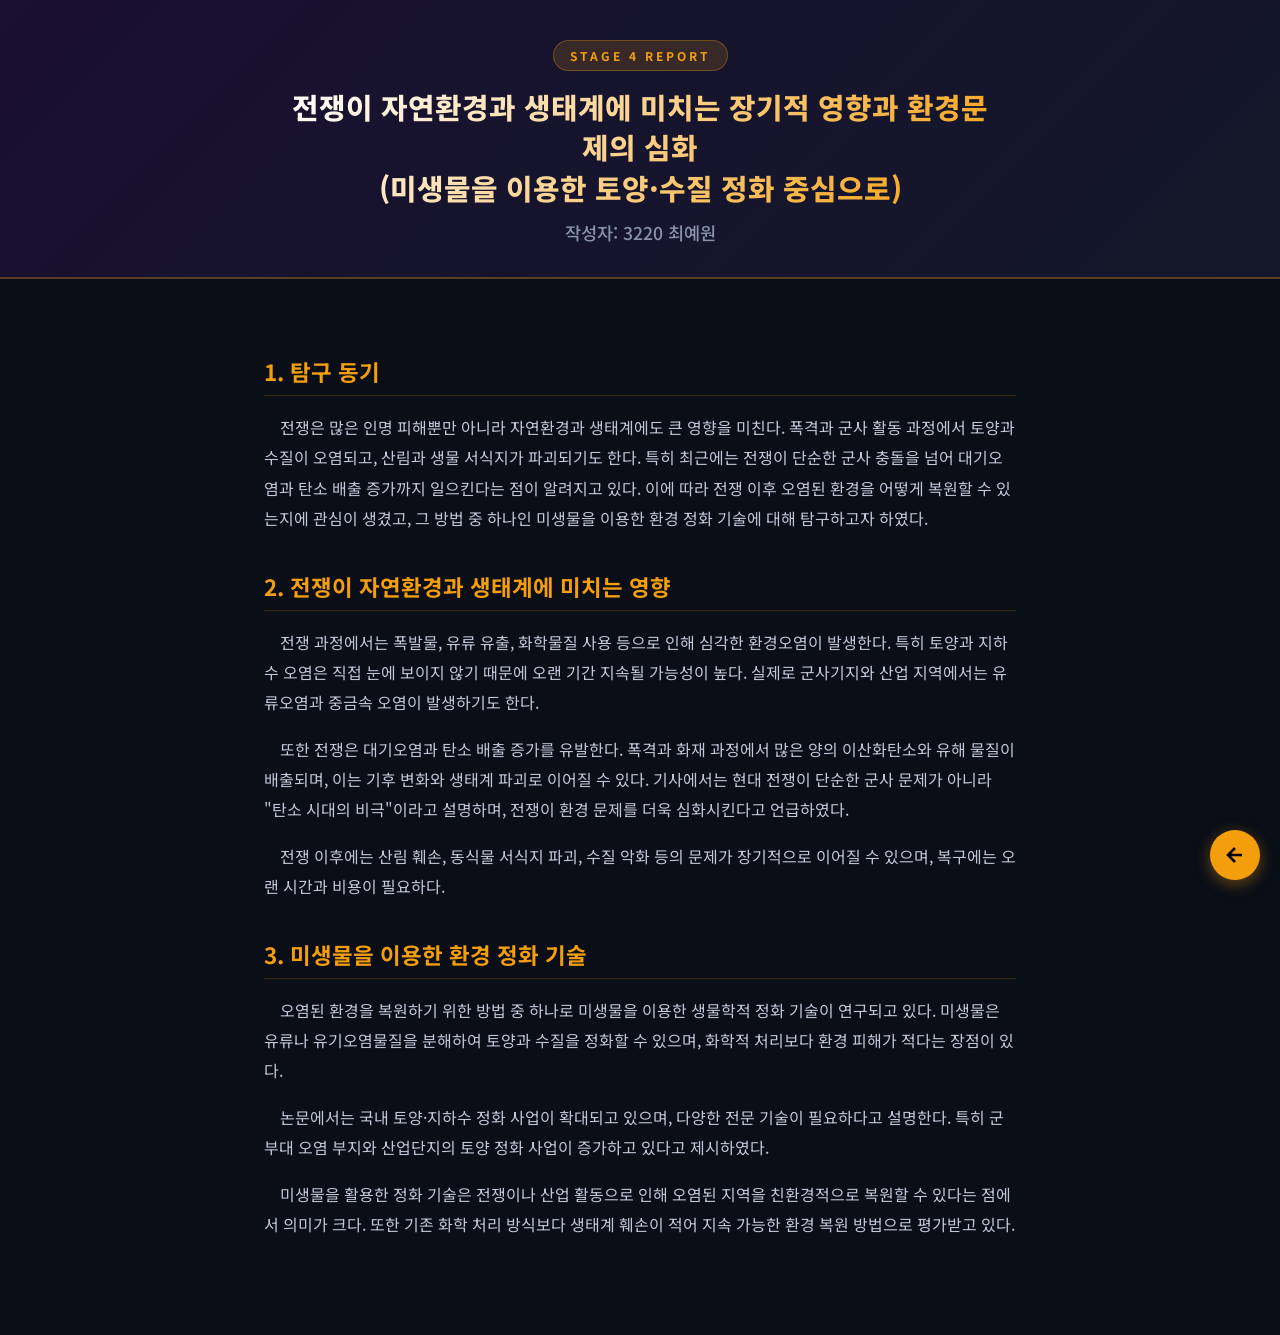
<file: report4.html>
<!DOCTYPE html>
<html lang="ko">
<head>
    <meta charset="UTF-8">
    <meta name="viewport" content="width=device-width, initial-scale=1.0">
    <title>보고서 - 전쟁이 자연환경과 생태계에 미치는 장기적 영향</title>
    <link rel="preconnect" href="https://fonts.googleapis.com">
    <link rel="preconnect" href="https://fonts.gstatic.com" crossorigin>
    <link href="https://fonts.googleapis.com/css2?family=Noto+Sans+KR:wght@300;400;500;600;700;900&display=swap" rel="stylesheet">
    <style>
        *, *::before, *::after { margin: 0; padding: 0; box-sizing: border-box; }
        body {
            font-family: 'Noto Sans KR', sans-serif;
            background: #0a0e17;
            color: #e8ecf4;
            min-height: 100vh;
        }
        .report-header {
            background: linear-gradient(135deg, #1a1030 0%, #12182a 100%);
            border-bottom: 2px solid rgba(245, 158, 11, 0.3);
            padding: 40px 24px 32px;
            text-align: center;
        }
        .report-badge {
            display: inline-block;
            background: rgba(245, 158, 11, 0.15);
            color: #f59e0b;
            font-size: 0.75rem;
            font-weight: 700;
            letter-spacing: 3px;
            padding: 6px 16px;
            border-radius: 20px;
            border: 1px solid rgba(245, 158, 11, 0.3);
            margin-bottom: 16px;
        }
        .report-title {
            font-size: clamp(1.2rem, 3vw, 1.8rem);
            font-weight: 800;
            background: linear-gradient(135deg, #fff 0%, #f59e0b 100%);
            -webkit-background-clip: text;
            -webkit-text-fill-color: transparent;
            background-clip: text;
            line-height: 1.4;
            margin-bottom: 12px;
            max-width: 700px;
            margin-left: auto;
            margin-right: auto;
        }
        .report-author {
            font-size: 1.1rem;
            color: #8892a8;
            font-weight: 500;
        }
        .report-body {
            max-width: 800px;
            margin: 0 auto;
            padding: 40px 24px 80px;
        }
        .report-body h2 {
            font-size: 1.4rem;
            font-weight: 700;
            color: #f59e0b;
            margin-top: 36px;
            margin-bottom: 16px;
            padding-bottom: 8px;
            border-bottom: 1px solid rgba(245, 158, 11, 0.2);
        }
        .report-body p {
            font-size: 1rem;
            line-height: 1.9;
            color: #c0c8d8;
            margin-bottom: 16px;
            text-indent: 1em;
        }
        .back-btn {
            position: fixed;
            bottom: 20px;
            right: 20px;
            z-index: 100;
            width: 50px;
            height: 50px;
            background: #f59e0b;
            border: none;
            border-radius: 50%;
            cursor: pointer;
            display: flex;
            align-items: center;
            justify-content: center;
            box-shadow: 0 4px 15px rgba(245, 158, 11, 0.4);
            transition: transform 0.2s;
        }
        .back-btn:hover { transform: scale(1.1); }
    </style>
</head>
<body>
    <div class="report-header">
        <div class="report-badge">STAGE 4 REPORT</div>
        <h1 class="report-title">전쟁이 자연환경과 생태계에 미치는 장기적 영향과 환경문제의 심화<br>(미생물을 이용한 토양·수질 정화 중심으로)</h1>
        <div class="report-author">작성자: 3220 최예원</div>
    </div>
    <div class="report-body">
        <h2>1. 탐구 동기</h2>
        <p>전쟁은 많은 인명 피해뿐만 아니라 자연환경과 생태계에도 큰 영향을 미친다. 폭격과 군사 활동 과정에서 토양과 수질이 오염되고, 산림과 생물 서식지가 파괴되기도 한다. 특히 최근에는 전쟁이 단순한 군사 충돌을 넘어 대기오염과 탄소 배출 증가까지 일으킨다는 점이 알려지고 있다. 이에 따라 전쟁 이후 오염된 환경을 어떻게 복원할 수 있는지에 관심이 생겼고, 그 방법 중 하나인 미생물을 이용한 환경 정화 기술에 대해 탐구하고자 하였다.</p>

        <h2>2. 전쟁이 자연환경과 생태계에 미치는 영향</h2>
        <p>전쟁 과정에서는 폭발물, 유류 유출, 화학물질 사용 등으로 인해 심각한 환경오염이 발생한다. 특히 토양과 지하수 오염은 직접 눈에 보이지 않기 때문에 오랜 기간 지속될 가능성이 높다. 실제로 군사기지와 산업 지역에서는 유류오염과 중금속 오염이 발생하기도 한다.</p>
        <p>또한 전쟁은 대기오염과 탄소 배출 증가를 유발한다. 폭격과 화재 과정에서 많은 양의 이산화탄소와 유해 물질이 배출되며, 이는 기후 변화와 생태계 파괴로 이어질 수 있다. 기사에서는 현대 전쟁이 단순한 군사 문제가 아니라 "탄소 시대의 비극"이라고 설명하며, 전쟁이 환경 문제를 더욱 심화시킨다고 언급하였다.</p>
        <p>전쟁 이후에는 산림 훼손, 동식물 서식지 파괴, 수질 악화 등의 문제가 장기적으로 이어질 수 있으며, 복구에는 오랜 시간과 비용이 필요하다.</p>

        <h2>3. 미생물을 이용한 환경 정화 기술</h2>
        <p>오염된 환경을 복원하기 위한 방법 중 하나로 미생물을 이용한 생물학적 정화 기술이 연구되고 있다. 미생물은 유류나 유기오염물질을 분해하여 토양과 수질을 정화할 수 있으며, 화학적 처리보다 환경 피해가 적다는 장점이 있다.</p>
        <p>논문에서는 국내 토양·지하수 정화 사업이 확대되고 있으며, 다양한 전문 기술이 필요하다고 설명한다. 특히 군부대 오염 부지와 산업단지의 토양 정화 사업이 증가하고 있다고 제시하였다.</p>
        <p>미생물을 활용한 정화 기술은 전쟁이나 산업 활동으로 인해 오염된 지역을 친환경적으로 복원할 수 있다는 점에서 의미가 크다. 또한 기존 화학 처리 방식보다 생태계 훼손이 적어 지속 가능한 환경 복원 방법으로 평가받고 있다.</p>
    </div>
    <button class="back-btn" onclick="history.back()" title="돌아가기">
        <svg width="24" height="24" viewBox="0 0 24 24" fill="none" stroke="#000" stroke-width="2.5">
            <path d="M19 12H5M12 19l-7-7 7-7"/>
        </svg>
    </button>
</body>
</html>
</file>
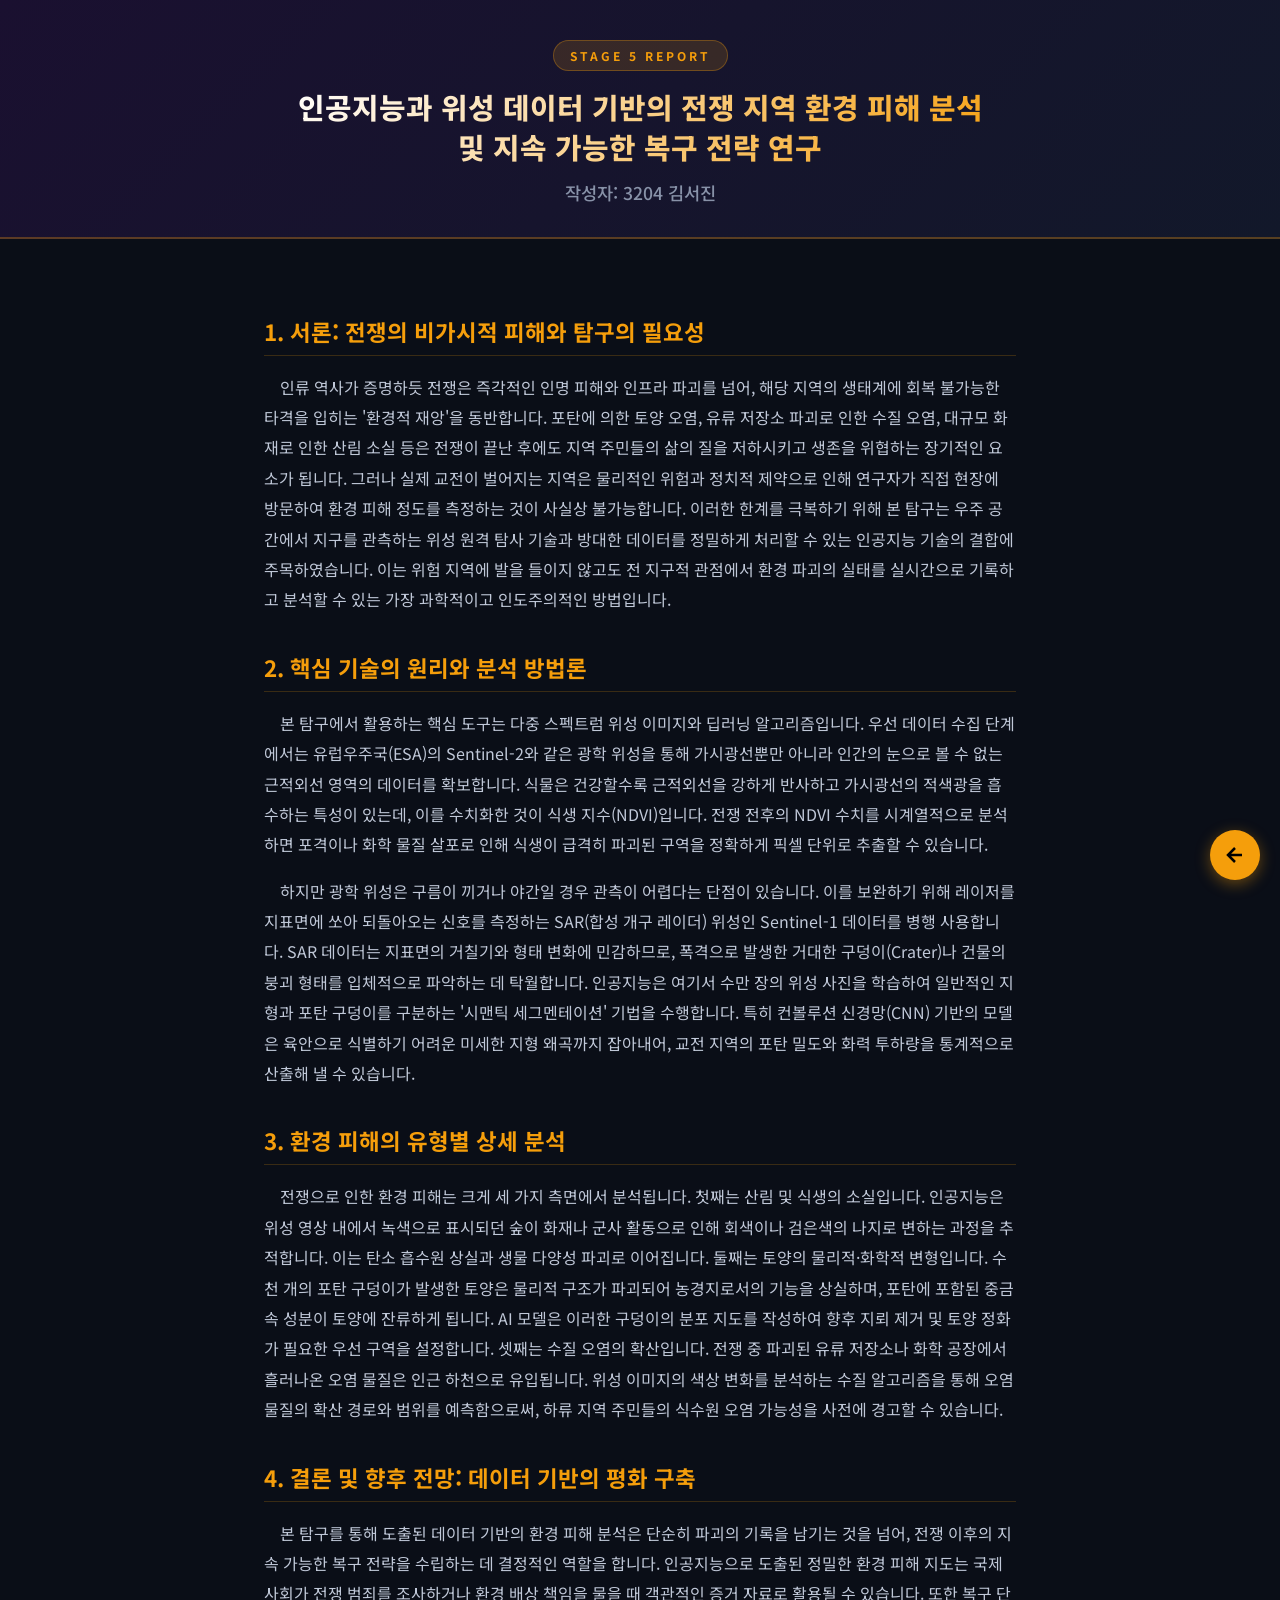
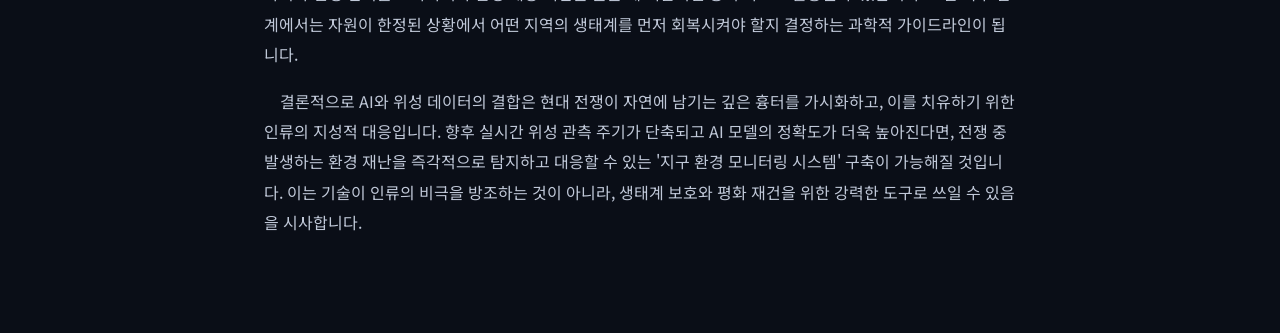
<file: report5.html>
<!DOCTYPE html>
<html lang="ko">
<head>
    <meta charset="UTF-8">
    <meta name="viewport" content="width=device-width, initial-scale=1.0">
    <title>보고서 - AI와 위성 데이터 기반 전쟁 지역 환경 피해 분석</title>
    <link rel="preconnect" href="https://fonts.googleapis.com">
    <link rel="preconnect" href="https://fonts.gstatic.com" crossorigin>
    <link href="https://fonts.googleapis.com/css2?family=Noto+Sans+KR:wght@300;400;500;600;700;900&display=swap" rel="stylesheet">
    <style>
        *, *::before, *::after { margin: 0; padding: 0; box-sizing: border-box; }
        body {
            font-family: 'Noto Sans KR', sans-serif;
            background: #0a0e17;
            color: #e8ecf4;
            min-height: 100vh;
        }
        .report-header {
            background: linear-gradient(135deg, #1a1030 0%, #12182a 100%);
            border-bottom: 2px solid rgba(245, 158, 11, 0.3);
            padding: 40px 24px 32px;
            text-align: center;
        }
        .report-badge {
            display: inline-block;
            background: rgba(245, 158, 11, 0.15);
            color: #f59e0b;
            font-size: 0.75rem;
            font-weight: 700;
            letter-spacing: 3px;
            padding: 6px 16px;
            border-radius: 20px;
            border: 1px solid rgba(245, 158, 11, 0.3);
            margin-bottom: 16px;
        }
        .report-title {
            font-size: clamp(1.2rem, 3vw, 1.8rem);
            font-weight: 800;
            background: linear-gradient(135deg, #fff 0%, #f59e0b 100%);
            -webkit-background-clip: text;
            -webkit-text-fill-color: transparent;
            background-clip: text;
            line-height: 1.4;
            margin-bottom: 12px;
            max-width: 700px;
            margin-left: auto;
            margin-right: auto;
        }
        .report-author {
            font-size: 1.1rem;
            color: #8892a8;
            font-weight: 500;
        }
        .report-body {
            max-width: 800px;
            margin: 0 auto;
            padding: 40px 24px 80px;
        }
        .report-body h2 {
            font-size: 1.4rem;
            font-weight: 700;
            color: #f59e0b;
            margin-top: 36px;
            margin-bottom: 16px;
            padding-bottom: 8px;
            border-bottom: 1px solid rgba(245, 158, 11, 0.2);
        }
        .report-body p {
            font-size: 1rem;
            line-height: 1.9;
            color: #c0c8d8;
            margin-bottom: 16px;
            text-indent: 1em;
        }
        .back-btn {
            position: fixed;
            bottom: 20px;
            right: 20px;
            z-index: 100;
            width: 50px;
            height: 50px;
            background: #f59e0b;
            border: none;
            border-radius: 50%;
            cursor: pointer;
            display: flex;
            align-items: center;
            justify-content: center;
            box-shadow: 0 4px 15px rgba(245, 158, 11, 0.4);
            transition: transform 0.2s;
        }
        .back-btn:hover { transform: scale(1.1); }
    </style>
</head>
<body>
    <div class="report-header">
        <div class="report-badge">STAGE 5 REPORT</div>
        <h1 class="report-title">인공지능과 위성 데이터 기반의 전쟁 지역 환경 피해 분석 및 지속 가능한 복구 전략 연구</h1>
        <div class="report-author">작성자: 3204 김서진</div>
    </div>
    <div class="report-body">
        <h2>1. 서론: 전쟁의 비가시적 피해와 탐구의 필요성</h2>
        <p>인류 역사가 증명하듯 전쟁은 즉각적인 인명 피해와 인프라 파괴를 넘어, 해당 지역의 생태계에 회복 불가능한 타격을 입히는 '환경적 재앙'을 동반합니다. 포탄에 의한 토양 오염, 유류 저장소 파괴로 인한 수질 오염, 대규모 화재로 인한 산림 소실 등은 전쟁이 끝난 후에도 지역 주민들의 삶의 질을 저하시키고 생존을 위협하는 장기적인 요소가 됩니다. 그러나 실제 교전이 벌어지는 지역은 물리적인 위험과 정치적 제약으로 인해 연구자가 직접 현장에 방문하여 환경 피해 정도를 측정하는 것이 사실상 불가능합니다. 이러한 한계를 극복하기 위해 본 탐구는 우주 공간에서 지구를 관측하는 위성 원격 탐사 기술과 방대한 데이터를 정밀하게 처리할 수 있는 인공지능 기술의 결합에 주목하였습니다. 이는 위험 지역에 발을 들이지 않고도 전 지구적 관점에서 환경 파괴의 실태를 실시간으로 기록하고 분석할 수 있는 가장 과학적이고 인도주의적인 방법입니다.</p>

        <h2>2. 핵심 기술의 원리와 분석 방법론</h2>
        <p>본 탐구에서 활용하는 핵심 도구는 다중 스펙트럼 위성 이미지와 딥러닝 알고리즘입니다. 우선 데이터 수집 단계에서는 유럽우주국(ESA)의 Sentinel-2와 같은 광학 위성을 통해 가시광선뿐만 아니라 인간의 눈으로 볼 수 없는 근적외선 영역의 데이터를 확보합니다. 식물은 건강할수록 근적외선을 강하게 반사하고 가시광선의 적색광을 흡수하는 특성이 있는데, 이를 수치화한 것이 식생 지수(NDVI)입니다. 전쟁 전후의 NDVI 수치를 시계열적으로 분석하면 포격이나 화학 물질 살포로 인해 식생이 급격히 파괴된 구역을 정확하게 픽셀 단위로 추출할 수 있습니다.</p>
        <p>하지만 광학 위성은 구름이 끼거나 야간일 경우 관측이 어렵다는 단점이 있습니다. 이를 보완하기 위해 레이저를 지표면에 쏘아 되돌아오는 신호를 측정하는 SAR(합성 개구 레이더) 위성인 Sentinel-1 데이터를 병행 사용합니다. SAR 데이터는 지표면의 거칠기와 형태 변화에 민감하므로, 폭격으로 발생한 거대한 구덩이(Crater)나 건물의 붕괴 형태를 입체적으로 파악하는 데 탁월합니다. 인공지능은 여기서 수만 장의 위성 사진을 학습하여 일반적인 지형과 포탄 구덩이를 구분하는 '시맨틱 세그멘테이션' 기법을 수행합니다. 특히 컨볼루션 신경망(CNN) 기반의 모델은 육안으로 식별하기 어려운 미세한 지형 왜곡까지 잡아내어, 교전 지역의 포탄 밀도와 화력 투하량을 통계적으로 산출해 낼 수 있습니다.</p>

        <h2>3. 환경 피해의 유형별 상세 분석</h2>
        <p>전쟁으로 인한 환경 피해는 크게 세 가지 측면에서 분석됩니다. 첫째는 산림 및 식생의 소실입니다. 인공지능은 위성 영상 내에서 녹색으로 표시되던 숲이 화재나 군사 활동으로 인해 회색이나 검은색의 나지로 변하는 과정을 추적합니다. 이는 탄소 흡수원 상실과 생물 다양성 파괴로 이어집니다. 둘째는 토양의 물리적·화학적 변형입니다. 수천 개의 포탄 구덩이가 발생한 토양은 물리적 구조가 파괴되어 농경지로서의 기능을 상실하며, 포탄에 포함된 중금속 성분이 토양에 잔류하게 됩니다. AI 모델은 이러한 구덩이의 분포 지도를 작성하여 향후 지뢰 제거 및 토양 정화가 필요한 우선 구역을 설정합니다. 셋째는 수질 오염의 확산입니다. 전쟁 중 파괴된 유류 저장소나 화학 공장에서 흘러나온 오염 물질은 인근 하천으로 유입됩니다. 위성 이미지의 색상 변화를 분석하는 수질 알고리즘을 통해 오염 물질의 확산 경로와 범위를 예측함으로써, 하류 지역 주민들의 식수원 오염 가능성을 사전에 경고할 수 있습니다.</p>

        <h2>4. 결론 및 향후 전망: 데이터 기반의 평화 구축</h2>
        <p>본 탐구를 통해 도출된 데이터 기반의 환경 피해 분석은 단순히 파괴의 기록을 남기는 것을 넘어, 전쟁 이후의 지속 가능한 복구 전략을 수립하는 데 결정적인 역할을 합니다. 인공지능으로 도출된 정밀한 환경 피해 지도는 국제 사회가 전쟁 범죄를 조사하거나 환경 배상 책임을 물을 때 객관적인 증거 자료로 활용될 수 있습니다. 또한 복구 단계에서는 자원이 한정된 상황에서 어떤 지역의 생태계를 먼저 회복시켜야 할지 결정하는 과학적 가이드라인이 됩니다.</p>
        <p>결론적으로 AI와 위성 데이터의 결합은 현대 전쟁이 자연에 남기는 깊은 흉터를 가시화하고, 이를 치유하기 위한 인류의 지성적 대응입니다. 향후 실시간 위성 관측 주기가 단축되고 AI 모델의 정확도가 더욱 높아진다면, 전쟁 중 발생하는 환경 재난을 즉각적으로 탐지하고 대응할 수 있는 '지구 환경 모니터링 시스템' 구축이 가능해질 것입니다. 이는 기술이 인류의 비극을 방조하는 것이 아니라, 생태계 보호와 평화 재건을 위한 강력한 도구로 쓰일 수 있음을 시사합니다.</p>
    </div>
    <button class="back-btn" onclick="history.back()" title="돌아가기">
        <svg width="24" height="24" viewBox="0 0 24 24" fill="none" stroke="#000" stroke-width="2.5">
            <path d="M19 12H5M12 19l-7-7 7-7"/>
        </svg>
    </button>
</body>
</html>
</file>
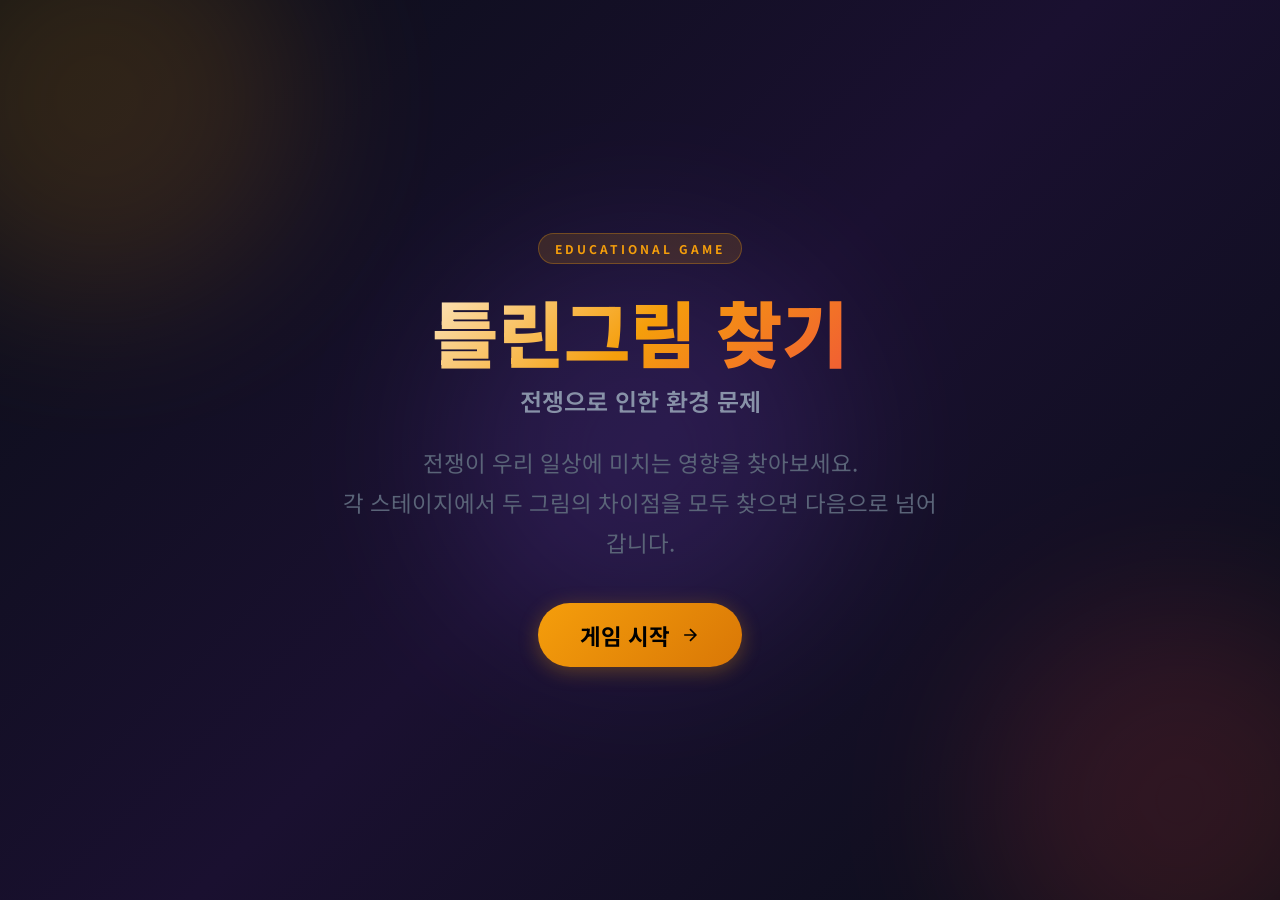
<file: 틀린그림찾기.html>
<!DOCTYPE html>
<html lang="ko">

<head>
    <meta charset="UTF-8">
    <meta name="viewport" content="width=device-width, initial-scale=1.0">
    <meta name="description" content="전쟁으로 인한 환경 문제를 주제로 한 틀린그림 찾기 게임">
    <title>틀린그림 찾기 - 전쟁과 환경</title>
    <link rel="preconnect" href="https://fonts.googleapis.com">
    <link rel="preconnect" href="https://fonts.gstatic.com" crossorigin>
    <link href="https://fonts.googleapis.com/css2?family=Noto+Sans+KR:wght@300;400;500;600;700;900&display=swap"
        rel="stylesheet">
    <link rel="stylesheet" href="style.css">
</head>

<body>
    <!-- Title Screen -->
    <div id="title-screen" class="screen active">
        <div class="title-bg">
            <div class="smoke smoke-1"></div>
            <div class="smoke smoke-2"></div>
            <div class="smoke smoke-3"></div>
        </div>
        <div class="title-content">
            <div class="title-badge">EDUCATIONAL GAME</div>
            <h1 class="title-main">틀린그림 찾기</h1>
            <p class="title-sub">전쟁으로 인한 환경 문제</p>
            <p class="title-desc">전쟁이 우리 일상에 미치는 영향을 찾아보세요.<br>각 스테이지에서 두 그림의 차이점을 모두 찾으면 다음으로 넘어갑니다.</p>
            <button id="start-btn" class="btn-primary" onclick="startGame()">
                <span>게임 시작</span>
                <svg width="20" height="20" viewBox="0 0 24 24" fill="none" stroke="currentColor" stroke-width="2">
                    <path d="M5 12h14M12 5l7 7-7 7" />
                </svg>
            </button>
        </div>
    </div>

    <!-- Game Screen -->
    <div id="game-screen" class="screen">

        <header class="game-header">
            <div class="header-left">
                <span class="stage-badge" id="stage-badge">STAGE 1</span>
                <span class="stage-title" id="stage-title">거실 풍경</span>
            </div>
            <div class="header-right">
                <div class="found-counter">
                    <svg width="14" height="14" viewBox="0 0 24 24" fill="none" stroke="currentColor" stroke-width="2">
                        <circle cx="11" cy="11" r="8" />
                        <path d="m21 21-4.35-4.35" />
                    </svg>
                    <span id="found-count">0</span> / <span id="total-count">5</span>
                </div>
                <button id="header-next-btn" class="btn-next-stage" onclick="nextStage()">
                    다음 스테이지 <svg width="16" height="16" viewBox="0 0 24 24" fill="none" stroke="currentColor"
                        stroke-width="2">
                        <path d="M5 12h14M12 5l7 7-7 7" />
                    </svg>
                </button>
            </div>
        </header>

        <div class="game-area">
            <div class="images-container">
                <!-- Left Image (Before) -->
                <div class="image-panel" id="panel-left">
                    <div class="panel-label">그림 A</div>
                    <div class="scene-container" id="scene-left"></div>
                </div>

                <div class="divider">
                    <div class="divider-line"></div>
                    <div class="divider-icon">VS</div>
                    <div class="divider-line"></div>
                </div>

                <!-- Right Image (After) -->
                <div class="image-panel" id="panel-right">
                    <div class="panel-label">그림 B</div>
                    <div class="scene-container" id="scene-right"></div>
                </div>
            </div>
        </div>

        <!-- Found indicators -->
        <div class="found-indicators" id="found-indicators"></div>
    </div>

    <!-- Report Screen -->
    <div id="report-screen" class="screen">
        <div class="report-header">
            <div class="report-badge" id="report-badge">STAGE X REPORT</div>
            <h1 class="report-title" id="report-super-title">보고서 제목</h1>
            <div class="report-author" id="report-author">작성자: OOO</div>
        </div>
        <div class="report-body" id="report-content-body">
            <!-- Content gets injected here -->
        </div>
        <button class="back-btn" onclick="closeReport()" title="게임으로 돌아가기">
            <svg width="24" height="24" viewBox="0 0 24 24" fill="none" stroke="#000" stroke-width="2.5">
                <path d="M19 12H5M12 19l-7-7 7-7" />
            </svg>
        </button>
    </div>

    <!-- Stage Clear Overlay -->
    <div id="stage-clear" class="overlay">
        <div class="clear-modal">
            <div class="clear-icon">🎉</div>
            <h2>스테이지 클리어!</h2>
            <p id="clear-message">모든 차이점을 찾았습니다!</p>
            <div id="clear-summary" class="clear-summary"></div>
            <button class="btn-primary" id="next-stage-btn" onclick="nextStage()">
                <span>다음 스테이지</span>
                <svg width="20" height="20" viewBox="0 0 24 24" fill="none" stroke="currentColor" stroke-width="2">
                    <path d="M5 12h14M12 5l7 7-7 7" />
                </svg>
            </button>
        </div>
    </div>

    <!-- Final Message Overlay -->
    <div id="final-message" class="overlay">
        <div class="clear-modal final-modal">
            <div class="clear-icon">🌍</div>
            <h2>모든 스테이지 완료</h2>
            <p class="final-text">환경 파괴는 전쟁의 숨겨진 희생자입니다.<br><br>폭발과 화재, 유독 물질 유출과 생태계 파괴 등... 전쟁으로 인해 심각하고 장기적인 환경오염이
                초래됩니다. 이를 복구하는 데는 상상할 수 없는 시간과 노력이 필요합니다.<br><br>평화만이 지구를 지키는 가장 확실한 방법입니다.</p>
            <button class="btn-primary" onclick="showTitle()">
                <span>처음으로 돌아가기</span>
            </button>
        </div>
    </div>

    <!-- Tooltip -->
    <div id="tooltip" class="tooltip">
        <div class="tooltip-title" id="tooltip-title"></div>
        <div class="tooltip-text" id="tooltip-text"></div>
    </div>

    <!-- 물음표(보고서) 버튼: body 최상위 - display:none에 영향받지 않음 -->
    <button id="report-btn" class="btn-report-fixed" onclick="openReport()" title="보고서 보기">
        <svg width="26" height="26" viewBox="0 0 24 24" fill="none" stroke="currentColor" stroke-width="2.5">
            <circle cx="12" cy="12" r="10" />
            <path d="M9.09 9a3 3 0 0 1 5.83 1c0 2-3 3-3 3" />
            <line x1="12" y1="17" x2="12.01" y2="17" />
        </svg>
    </button>

    <!-- 홈 버튼: body 최상위 - display:none에 영향받지 않음 -->
    <button id="home-btn" class="btn-home-fixed" onclick="showTitle()" title="메인으로">
        <svg width="24" height="24" viewBox="0 0 24 24" fill="none" stroke="white" stroke-width="2">
            <path d="m3 9 9-7 9 7v11a2 2 0 0 1-2 2H5a2 2 0 0 1-2-2z" />
            <polyline points="9,22 9,12 15,12 15,22" />
        </svg>
    </button>

    <script src="reportsData.js"></script>
    <script src="game.js"></script>
</body>

</html>
</file>
<file: style.css>
/* ==================== RESET & BASE ==================== */
*, *::before, *::after {
    margin: 0;
    padding: 0;
    box-sizing: border-box;
}

:root {
    --bg-dark: #0a0e17;
    --bg-card: #12182a;
    --bg-card-hover: #1a2240;
    --accent: #f59e0b;
    --accent-glow: rgba(245, 158, 11, 0.3);
    --text-primary: #e8ecf4;
    --text-secondary: #8892a8;
    --text-muted: #5a6478;
    --border: rgba(255,255,255,0.08);
    --success: #22c55e;
    --danger: #ef4444;
    --radius: 12px;
    --radius-sm: 8px;
    --shadow-lg: 0 20px 60px rgba(0,0,0,0.5);
    --shadow-glow: 0 0 30px var(--accent-glow);
}

body {
    font-family: 'Noto Sans KR', sans-serif;
    background: var(--bg-dark);
    color: var(--text-primary);
    min-height: 100vh;
    overflow-x: hidden;
}

/* ==================== SCREENS ==================== */
.screen {
    display: none;
    width: 100%;
    min-height: 100vh;
}
.screen.active {
    display: flex;
    flex-direction: column;
}

/* ==================== TITLE SCREEN ==================== */
#title-screen {
    align-items: center;
    justify-content: center;
    position: relative;
    background: linear-gradient(135deg, #0a0e17 0%, #1a1030 50%, #0a0e17 100%);
    overflow: hidden;
}

.title-bg {
    position: absolute;
    inset: 0;
    overflow: hidden;
}

.smoke {
    position: absolute;
    width: 400px;
    height: 400px;
    border-radius: 50%;
    filter: blur(80px);
    opacity: 0.15;
    animation: float 12s ease-in-out infinite;
}
.smoke-1 {
    background: #f59e0b;
    top: -100px;
    left: -100px;
    animation-delay: 0s;
}
.smoke-2 {
    background: #ef4444;
    bottom: -100px;
    right: -100px;
    animation-delay: -4s;
}
.smoke-3 {
    background: #8b5cf6;
    top: 50%;
    left: 50%;
    transform: translate(-50%, -50%);
    animation-delay: -8s;
}

@keyframes float {
    0%, 100% { transform: translate(0, 0) scale(1); }
    33% { transform: translate(30px, -30px) scale(1.1); }
    66% { transform: translate(-20px, 20px) scale(0.9); }
}

.title-content {
    position: relative;
    z-index: 2;
    text-align: center;
    padding: 2rem;
}

.title-badge {
    display: inline-block;
    background: rgba(245, 158, 11, 0.15);
    color: var(--accent);
    font-size: 0.75rem;
    font-weight: 700;
    letter-spacing: 3px;
    padding: 6px 16px;
    border-radius: 20px;
    border: 1px solid rgba(245, 158, 11, 0.3);
    margin-bottom: 1.5rem;
}

.title-main {
    font-size: clamp(2.5rem, 6vw, 4.5rem);
    font-weight: 900;
    background: linear-gradient(135deg, #fff 0%, #f59e0b 50%, #ef4444 100%);
    -webkit-background-clip: text;
    -webkit-text-fill-color: transparent;
    background-clip: text;
    line-height: 1.2;
    margin-bottom: 0.5rem;
    text-shadow: none;
}

.title-sub {
    font-size: clamp(1rem, 2.5vw, 1.5rem);
    font-weight: 600;
    color: var(--text-secondary);
    margin-bottom: 1.5rem;
}

.title-desc {
    font-size: 1.4rem;
    color: var(--text-muted);
    line-height: 1.8;
    margin-bottom: 2.5rem;
    max-width: 600px;
    margin-left: auto;
    margin-right: auto;
}

/* ==================== BUTTONS ==================== */
.btn-primary {
    display: inline-flex;
    align-items: center;
    gap: 10px;
    background: linear-gradient(135deg, #f59e0b 0%, #d97706 100%);
    color: #000;
    font-family: 'Noto Sans KR', sans-serif;
    font-size: 1.4rem;
    font-weight: 700;
    padding: 16px 42px;
    border: none;
    border-radius: 50px;
    cursor: pointer;
    transition: all 0.3s ease;
    box-shadow: 0 4px 20px rgba(245, 158, 11, 0.3);
}
.btn-primary:hover {
    transform: translateY(-2px);
    box-shadow: 0 8px 30px rgba(245, 158, 11, 0.5);
}
.btn-primary:active {
    transform: translateY(0);
}

.btn-icon {
    display: flex;
    align-items: center;
    justify-content: center;
    background: rgba(255,255,255,0.06);
    border: 1px solid var(--border);
    color: var(--text-secondary);
    width: 40px;
    height: 40px;
    border-radius: 10px;
    cursor: pointer;
    transition: all 0.2s;
}
.btn-icon:hover {
    background: rgba(255,255,255,0.12);
    color: var(--text-primary);
}

/* ==================== FIXED FLOATING BUTTONS ==================== */
/* 기본적으로 숨김 - game-screen이 active일 때만 CSS 형제 선택자로 표시 */
#report-btn, #home-btn {
    display: none;
}

/* #game-screen.active 뒤에 오는 형제 버튼만 표시 (JS 불필요) */
#game-screen.active ~ #report-btn,
#game-screen.active ~ #home-btn {
    display: flex;
}

.btn-report-fixed {
    position: fixed;
    top: 20px;
    left: 20px;
    z-index: 200;
    width: 52px;
    height: 52px;
    background: linear-gradient(135deg, #3b82f6 0%, #2563eb 100%);
    color: white;
    border: none;
    border-radius: 50%;
    cursor: pointer;
    align-items: center;
    justify-content: center;
    box-shadow: 0 4px 15px rgba(59, 130, 246, 0.5);
    transition: transform 0.2s, box-shadow 0.2s;
}
.btn-report-fixed:hover {
    transform: scale(1.12);
    box-shadow: 0 6px 22px rgba(59, 130, 246, 0.7);
}

.btn-home-fixed {
    position: fixed;
    bottom: 28px;
    right: 28px;
    z-index: 200;
    width: 52px;
    height: 52px;
    background: linear-gradient(135deg, #ef4444 0%, #dc2626 100%);
    color: white;
    border: none;
    border-radius: 50%;
    cursor: pointer;
    align-items: center;
    justify-content: center;
    box-shadow: 0 4px 15px rgba(239, 68, 68, 0.5);
    transition: transform 0.2s, box-shadow 0.2s;
}
.btn-home-fixed:hover {
    transform: scale(1.12);
    box-shadow: 0 6px 22px rgba(239, 68, 68, 0.7);
}

/* ==================== GAME HEADER ==================== */
.game-header {
    display: flex;
    align-items: center;
    justify-content: space-between;
    padding: 12px 24px 12px 90px; /* 왼쪽에 고정 버튼(52px) + 여백 확보 */
    background: rgba(18, 24, 42, 0.9);
    backdrop-filter: blur(20px);
    border-bottom: 1px solid var(--border);
    position: sticky;
    top: 0;
    z-index: 100;
}

.header-left {
    display: flex;
    align-items: center;
    gap: 12px;
}


.stage-badge {
    background: linear-gradient(135deg, #f59e0b, #d97706);
    color: #000;
    font-size: 1rem;
    font-weight: 800;
    letter-spacing: 2px;
    padding: 6px 16px;
    border-radius: 6px;
}

.stage-title {
    font-size: 1.4rem;
    font-weight: 600;
    color: var(--text-primary);
}


.found-counter {
    display: flex;
    align-items: center;
    gap: 8px;
    background: rgba(255,255,255,0.06);
    padding: 8px 20px;
    border-radius: 50px;
    font-size: 1.4rem;
    font-weight: 600;
    border: 1px solid var(--border);
    color: var(--accent);
}

/* ==================== GAME AREA ==================== */
.game-area {
    flex: 1;
    display: flex;
    align-items: center;
    justify-content: center;
    padding: 20px;
}

.images-container {
    display: flex;
    align-items: stretch;
    gap: 0;
    max-width: 1400px;
    width: 100%;
}

.image-panel {
    flex: 1;
    position: relative;
    background: var(--bg-card);
    border-radius: var(--radius);
    border: 1px solid var(--border);
    overflow: hidden;
    transition: border-color 0.3s;
}
.image-panel:hover {
    border-color: rgba(255,255,255,0.15);
}

.panel-label {
    position: absolute;
    top: 12px;
    left: 12px;
    z-index: 10;
    background: rgba(0,0,0,0.6);
    backdrop-filter: blur(10px);
    color: var(--text-secondary);
    font-size: 1.1rem;
    font-weight: 600;
    letter-spacing: 1px;
    padding: 6px 16px;
    border-radius: 6px;
    border: 1px solid rgba(255,255,255,0.1);
}

.divider {
    display: flex;
    flex-direction: column;
    align-items: center;
    justify-content: center;
    padding: 0 12px;
    gap: 8px;
}

.divider-line {
    width: 2px;
    flex: 1;
    background: linear-gradient(to bottom, transparent, var(--accent), transparent);
    border-radius: 1px;
}

.divider-icon {
    background: var(--bg-card);
    border: 2px solid var(--accent);
    color: var(--accent);
    font-size: 0.7rem;
    font-weight: 800;
    padding: 6px 8px;
    border-radius: 8px;
    letter-spacing: 1px;
}

/* ==================== SCENE (CSS-drawn room) ==================== */
.scene-container {
    position: relative;
    width: 100%;
    aspect-ratio: 4 / 3;
    overflow: hidden;
    cursor: crosshair;
}

/* Room base */
.room {
    position: absolute;
    inset: 0;
    background: linear-gradient(180deg, #d4c4a8 0%, #d4c4a8 60%, #8b7355 60%, #7a6548 100%);
}

/* Wall */
.wall {
    position: absolute;
    top: 0;
    left: 0;
    right: 0;
    height: 60%;
    background: #d4c4a8;
}

/* Floor */
.floor {
    position: absolute;
    bottom: 0;
    left: 0;
    right: 0;
    height: 40%;
    background: linear-gradient(180deg, #8b7355 0%, #7a6245 100%);
}

.floor-board {
    position: absolute;
    left: 0;
    right: 0;
    height: 2px;
    background: rgba(0,0,0,0.12);
}

/* Window */
.window-frame {
    position: absolute;
    top: 5%;
    left: 5%;
    width: 30%;
    height: 45%;
    background: #87ceeb;
    border: 6px solid #6b5540;
    border-radius: 4px;
    overflow: hidden;
    box-shadow: inset 0 0 20px rgba(0,0,0,0.1);
}

.window-frame.panoramic {
    width: 38%;
    height: 52%;
    border-width: 3px;
    left: 2%;
    top: 4%;
}

.window-pane {
    position: absolute;
    top: 0;
    width: 50%;
    height: 100%;
    border: 3px solid #ccc;
    background: rgba(255,255,255,0.05);
}
.window-pane.left.open { left: -45%; }
.window-pane.right.open { right: -45%; }

.window-glass {
    position: absolute;
    inset: 0;
    background: linear-gradient(180deg, #87ceeb 0%, #a8d8ea 60%, #c8e6c9 60%, #a5d6a7 100%);
}

.window-divider-v {
    position: absolute;
    top: 0;
    left: 50%;
    transform: translateX(-50%);
    width: 4px;
    height: 100%;
    background: #6b5540;
}

.window-divider-h {
    position: absolute;
    top: 50%;
    left: 0;
    transform: translateY(-50%);
    width: 100%;
    height: 4px;
    background: #6b5540;
}

.gas-station {
    position: absolute;
    bottom: 35%;
    left: 15%;
    width: 70%;
    height: 40%;
}

.gas-station-sign {
    position: absolute;
    top: -20%;
    left: 20%;
    width: 60%;
    height: 40%;
    background: #ffeb3b;
    border: 4px solid #f44336;
    border-radius: 8px;
    display: flex;
    align-items: center;
    justify-content: center;
    font-size: clamp(8px, 2vw, 14px);
    font-weight: 900;
    color: #d32f2f;
    text-shadow: 1px 1px 0px #fff;
    z-index: 10;
}

.gas-station-roof {
    position: absolute;
    top: 0;
    left: -5%;
    width: 110%;
    height: 20%;
    background: #d32f2f;
    border-radius: 2px;
}

.gas-station-body {
    position: absolute;
    top: 20%;
    left: 10%;
    width: 80%;
    height: 50%;
    background: #fff;
    border-radius: 2px;
}

.gas-pump {
    position: absolute;
    bottom: 0;
    left: 30%;
    width: 15%;
    height: 60%;
    background: #555;
    border-radius: 2px 2px 0 0;
}

.gas-pump-2 {
    left: 55%;
}

.gas-price-sign {
    position: absolute;
    top: 25%;
    left: 20%;
    width: 60%;
    height: 35%;
    background: #fff;
    border: 2px solid #333;
    border-radius: 2px;
    display: flex;
    align-items: center;
    justify-content: center;
    font-size: clamp(10px, 2.5vw, 20px);
    font-weight: 900;
    color: #d32f2f;
    font-family: 'Noto Sans KR', sans-serif;
}

/* Curtain */
.curtain-left, .curtain-right {
    position: absolute;
    top: 3%;
    width: 8%;
    height: 50%;
    border-radius: 0 0 40% 40%;
}
.curtain-left {
    left: 2%;
    background: linear-gradient(90deg, #8d6e63, #a1887f);
}
.curtain-right {
    left: 33%;
    background: linear-gradient(90deg, #a1887f, #8d6e63);
}

/* TV Stand and TV */
.tv-stand {
    position: absolute;
    bottom: 40%;
    right: 8%;
    width: 30%;
    height: 8%;
    background: linear-gradient(180deg, #5d4037, #4e342e);
    border-radius: 3px;
}

.tv-body {
    position: absolute;
    bottom: 48%;
    right: 10%;
    width: 26%;
    height: 25%;
    background: #1a1a1a;
    border: 3px solid #333;
    border-radius: 4px;
    overflow: hidden;
}

.tv-screen {
    position: absolute;
    inset: 3px;
    background: #111;
    border-radius: 2px;
}

.tv-screen.on {
    background: linear-gradient(135deg, #e3f2fd, #bbdefb);
    box-shadow: 0 0 15px rgba(100, 181, 246, 0.3);
}

.tv-screen.on .tv-content {
    display: flex;
}

.tv-content {
    display: none;
    position: absolute;
    inset: 0;
    flex-direction: column;
    align-items: center;
    justify-content: center;
    padding: 4px;
}

.tv-newsbar {
    position: absolute;
    bottom: 0;
    left: 0;
    right: 0;
    background: #c62828;
    color: #fff;
    font-size: 10px;
    font-weight: 700;
    padding: 2px 4px;
    text-align: center;
    font-family: 'Noto Sans KR', sans-serif;
    white-space: nowrap;
}

.tv-anchor {
    width: 30%;
    height: 55%;
    background: linear-gradient(180deg, #ffcc80, #ffb74d);
    border-radius: 50% 50% 30% 30%;
    position: relative;
    margin-bottom: 4px;
}

.tv-anchor-head {
    position: absolute;
    top: -20%;
    left: 50%;
    transform: translateX(-50%);
    width: 60%;
    height: 40%;
    background: #ffcc80;
    border-radius: 50%;
}

.tv-anchor-hair {
    position: absolute;
    top: -28%;
    left: 50%;
    transform: translateX(-50%);
    width: 65%;
    height: 25%;
    background: #3e2723;
    border-radius: 50% 50% 0 0;
}

/* TV stand decoration */
.tv-stand-leg {
    position: absolute;
    bottom: 40%;
    width: 2%;
    height: 5%;
    background: #4e342e;
}

/* Sofa */
.sofa {
    position: absolute;
    bottom: 8%;
    left: 25%;
    width: 50%;
    height: 22%;
}

.sofa-back {
    position: absolute;
    top: 0;
    left: 0;
    right: 0;
    height: 50%;
    background: linear-gradient(180deg, #5c6bc0, #3f51b5);
    border-radius: 10px 10px 0 0;
}

.sofa-seat {
    position: absolute;
    bottom: 15%;
    left: -3%;
    right: -3%;
    height: 40%;
    background: linear-gradient(180deg, #7986cb, #5c6bc0);
    border-radius: 8px;
}

.sofa-arm-left, .sofa-arm-right {
    position: absolute;
    bottom: 15%;
    width: 8%;
    height: 55%;
    background: linear-gradient(180deg, #5c6bc0, #3949ab);
    border-radius: 8px;
}
.sofa-arm-left { left: -5%; }
.sofa-arm-right { right: -5%; }

.sofa-leg {
    position: absolute;
    bottom: 0;
    width: 4%;
    height: 15%;
    background: #4e342e;
    border-radius: 0 0 2px 2px;
}

.sofa-cushion {
    position: absolute;
    top: 15%;
    width: 20%;
    height: 30%;
    background: #9fa8da;
    border-radius: 6px;
}

/* Table */
.coffee-table {
    position: absolute;
    bottom: 5%;
    left: 35%;
    width: 30%;
    height: 12%;
}

.table-top {
    position: absolute;
    top: 0;
    left: 0;
    right: 0;
    height: 30%;
    background: linear-gradient(180deg, #8d6e63, #795548);
    border-radius: 4px;
}

.table-leg {
    position: absolute;
    bottom: 0;
    width: 5%;
    height: 75%;
    background: #6d4c41;
}

/* Calendar */
.calendar {
    position: absolute;
    top: 8%;
    right: 8%;
    width: 12%;
    height: 18%;
    background: #fff;
    border-radius: 3px;
    box-shadow: 2px 2px 6px rgba(0,0,0,0.2);
    overflow: hidden;
}

.calendar-header {
    position: absolute;
    top: 0;
    left: 0;
    right: 0;
    height: 28%;
    background: #e53935;
    display: flex;
    align-items: center;
    justify-content: center;
    color: #fff;
    font-size: 14px;
    font-weight: 800;
    font-family: 'Noto Sans KR', sans-serif;
}

.calendar-body {
    position: absolute;
    top: 28%;
    left: 0;
    right: 0;
    bottom: 0;
    padding: 3px;
    display: flex;
    flex-wrap: wrap;
    gap: 1px;
    align-content: flex-start;
}

.calendar-dot {
    width: 11%;
    height: 8%;
    background: #bbb;
    border-radius: 1px;
    font-size: 3px;
}

.calendar-note {
    position: absolute;
    bottom: 8%;
    left: 8%;
    right: 8%;
    font-size: 10px;
    font-weight: 700;
    color: #1565c0;
    text-align: center;
    font-family: 'Noto Sans KR', sans-serif;
    display: none;
}

/* Newspaper on table */
.newspaper {
    position: absolute;
    top: -50%;
    left: 20%;
    width: 50%;
    height: 90%;
    background: #f5f0e1;
    border-radius: 2px;
    transform: rotate(-5deg);
    box-shadow: 1px 1px 4px rgba(0,0,0,0.2);
    display: none;
}

.newspaper-title {
    position: absolute;
    top: 10%;
    left: 10%;
    right: 10%;
    font-size: 9px;
    font-weight: 900;
    color: #333;
    text-align: center;
    font-family: 'Noto Sans KR', sans-serif;
    border-bottom: 1px solid #999;
    padding-bottom: 2px;
}

.newspaper-text {
    position: absolute;
    top: 45%;
    left: 10%;
    right: 10%;
    font-size: 7.5px;
    color: #555;
    font-family: 'Noto Sans KR', sans-serif;
    line-height: 1.5;
}

/* Electricity bill on sofa */
.electricity-bill {
    position: absolute;
    top: 20%;
    right: 15%;
    width: 18%;
    height: 30%;
    background: #fffde7;
    border-radius: 2px;
    box-shadow: 1px 1px 4px rgba(0,0,0,0.15);
    transform: rotate(5deg);
    display: none;
}

.bill-header {
    position: absolute;
    top: 0;
    left: 0;
    right: 0;
    height: 25%;
    background: #2196f3;
    display: flex;
    align-items: center;
    justify-content: center;
    color: #fff;
    font-size: 9px;
    font-weight: 800;
    font-family: 'Noto Sans KR', sans-serif;
    border-radius: 2px 2px 0 0;
}

.bill-content {
    position: absolute;
    top: 30%;
    left: 10%;
    right: 10%;
    font-size: 7px;
    color: #333;
    font-family: 'Noto Sans KR', sans-serif;
    line-height: 2;
}

.bill-amount {
    position: absolute;
    bottom: 10%;
    left: 10%;
    right: 10%;
    text-align: center;
    font-size: 11px;
    font-weight: 900;
    color: #d32f2f;
    font-family: 'Noto Sans KR', sans-serif;
}

/* Rug */
.rug {
    position: absolute;
    bottom: 3%;
    left: 20%;
    width: 60%;
    height: 8%;
    background: linear-gradient(90deg, #8d6e63, #a1887f, #8d6e63);
    border-radius: 50%;
    opacity: 0.5;
}

/* Lamp */
.floor-lamp {
    position: absolute;
    bottom: 40%;
    left: 40%;
    width: 4%;
}

.lamp-shade {
    width: 100%;
    height: 0;
    border-left: 10px solid transparent;
    border-right: 10px solid transparent;
    border-bottom: 15px solid #ffcc80;
    position: relative;
}

.lamp-pole {
    position: absolute;
    bottom: 0;
    left: 50%;
    transform: translateX(-50%);
    width: 3px;
    height: 80px;
    background: #555;
}

/* Picture frame on wall */
.picture-frame {
    position: absolute;
    top: 10%;
    left: 42%;
    width: 16%;
    height: 20%;
    background: #a5d6a7;
    border: 4px solid #5d4037;
    border-radius: 2px;
}

.picture-content {
    position: absolute;
    inset: 2px;
    background: linear-gradient(135deg, #c8e6c9, #81c784);
    display: flex;
    align-items: center;
    justify-content: center;
}

.picture-tree {
    width: 0;
    height: 0;
    border-left: 8px solid transparent;
    border-right: 8px solid transparent;
    border-bottom: 16px solid #2e7d32;
}

/* Bookshelf */
.bookshelf {
    position: absolute;
    top: 15%;
    left: 42%;
    width: 12%;
    height: 30%;
    background: #5d4037;
    border-radius: 2px;
}

.shelf-row {
    position: absolute;
    left: 5%;
    right: 5%;
    height: 30%;
    border-bottom: 2px solid #4e342e;
}

.shelf-book {
    position: absolute;
    bottom: 4px;
    width: 15%;
    border-radius: 1px;
}

/* Hotspot overlay (clickable difference area) */
.hotspot {
    position: absolute;
    cursor: pointer;
    z-index: 20;
    border: 2px solid transparent;
    border-radius: 4px;
    transition: all 0.3s ease;
}

/* Removed .hotspot:hover to hide yellow hover box */

.hotspot.found {
    border-color: var(--success) !important;
    background: rgba(34, 197, 94, 0.15) !important;
    box-shadow: 0 0 15px rgba(34, 197, 94, 0.3) !important;
}

.hotspot.found::after {
    content: '✓';
    position: absolute;
    top: 50%;
    left: 50%;
    transform: translate(-50%, -50%);
    color: var(--success);
    font-size: 24px;
    font-weight: 900;
    text-shadow: 0 0 10px rgba(34, 197, 94, 0.5);
}

/* ==================== FOUND INDICATORS ==================== */
.found-indicators {
    display: flex;
    justify-content: center;
    gap: 10px;
    padding: 12px 0 20px;
}

.indicator {
    width: 14px;
    height: 14px;
    border-radius: 50%;
    background: rgba(255,255,255,0.08);
    border: 2px solid rgba(255,255,255,0.15);
    transition: all 0.4s ease;
}

.indicator.found {
    background: var(--success);
    border-color: var(--success);
    box-shadow: 0 0 10px rgba(34, 197, 94, 0.5);
    animation: popIn 0.4s ease;
}

@keyframes popIn {
    0% { transform: scale(0.5); }
    60% { transform: scale(1.3); }
    100% { transform: scale(1); }
}

/* ==================== TOOLTIP ==================== */
.tooltip {
    position: fixed;
    z-index: 1000;
    max-width: 360px;
    background: rgba(18, 24, 42, 0.97);
    backdrop-filter: blur(20px);
    border: 1px solid rgba(245, 158, 11, 0.3);
    border-radius: var(--radius);
    padding: 16px 20px;
    pointer-events: none;
    opacity: 0;
    transform: translateY(8px);
    transition: opacity 0.25s ease, transform 0.25s ease;
    box-shadow: var(--shadow-lg), 0 0 30px rgba(245, 158, 11, 0.1);
}

.tooltip.visible {
    opacity: 1;
    transform: translateY(0);
}

.tooltip-title {
    font-size: 1.3rem;
    font-weight: 700;
    color: var(--accent);
    margin-bottom: 8px;
    display: flex;
    align-items: center;
    gap: 6px;
}

.tooltip-title::before {
    content: '💡';
    font-size: 1rem;
}

.tooltip-text {
    font-size: 1.15rem;
    color: var(--text-secondary);
    line-height: 1.7;
}

/* ==================== STAGE CLEAR OVERLAY ==================== */
.overlay {
    position: fixed;
    inset: 0;
    z-index: 500;
    display: none;
    align-items: center;
    justify-content: center;
    background: rgba(0,0,0,0.7);
    backdrop-filter: blur(10px);
}

.overlay.active {
    display: flex;
    animation: fadeIn 0.3s ease;
}

@keyframes fadeIn {
    from { opacity: 0; }
    to { opacity: 1; }
}

.clear-modal {
    background: var(--bg-card);
    border: 1px solid var(--border);
    border-radius: 20px;
    padding: 48px;
    text-align: center;
    max-width: 500px;
    width: 90%;
    animation: slideUp 0.4s ease;
    box-shadow: var(--shadow-lg);
}

@keyframes slideUp {
    from { transform: translateY(30px); opacity: 0; }
    to { transform: translateY(0); opacity: 1; }
}

.clear-icon {
    font-size: 4rem;
    margin-bottom: 16px;
    animation: bounce 0.6s ease;
}

@keyframes bounce {
    0%, 100% { transform: translateY(0); }
    50% { transform: translateY(-15px); }
}

.clear-modal h2 {
    font-size: 1.8rem;
    font-weight: 800;
    margin-bottom: 8px;
    background: linear-gradient(135deg, #f59e0b, #fbbf24);
    -webkit-background-clip: text;
    -webkit-text-fill-color: transparent;
    background-clip: text;
}

.clear-modal p {
    color: var(--text-secondary);
    margin-bottom: 24px;
}

.clear-summary {
    text-align: left;
    margin-bottom: 28px;
}

.clear-summary-item {
    display: flex;
    align-items: flex-start;
    gap: 10px;
    padding: 10px 0;
    border-bottom: 1px solid var(--border);
    font-size: 0.85rem;
    color: var(--text-secondary);
    line-height: 1.5;
}

.clear-summary-item:last-child {
    border-bottom: none;
}

.clear-summary-num {
    flex-shrink: 0;
    width: 22px;
    height: 22px;
    background: rgba(245, 158, 11, 0.15);
    color: var(--accent);
    font-size: 0.7rem;
    font-weight: 800;
    display: flex;
    align-items: center;
    justify-content: center;
    border-radius: 50%;
}

/* ==================== RESPONSIVE (desktop only) ==================== */

/* ==================== PLANT ==================== */
.plant-pot {
    position: absolute;
    bottom: 40%;
    left: 8%;
    width: 6%;
    height: 8%;
    background: #a1887f;
    border-radius: 0 0 20% 20%;
}

.plant-leaf {
    position: absolute;
    bottom: 48%;
    left: 8%;
    width: 8%;
    height: 12%;
}

.leaf {
    position: absolute;
    width: 50%;
    height: 60%;
    background: #4caf50;
    border-radius: 0 80% 0 80%;
}

.leaf:nth-child(1) {
    bottom: 0;
    left: 20%;
    transform: rotate(-20deg);
}

.leaf:nth-child(2) {
    bottom: 10%;
    right: 0;
    transform: rotate(20deg) scaleX(-1);
}

.leaf:nth-child(3) {
    bottom: 30%;
    left: 30%;
    transform: rotate(-40deg);
    width: 40%;
    height: 50%;
}

/* Clock on wall */
.wall-clock {
    position: absolute;
    top: 6%;
    left: 55%;
    width: 8%;
    aspect-ratio: 1;
    background: #fff;
    border: 3px solid #5d4037;
    border-radius: 50%;
}

.clock-center {
    position: absolute;
    top: 50%;
    left: 50%;
    width: 4px;
    height: 4px;
    background: #333;
    border-radius: 50%;
    transform: translate(-50%, -50%);
}

.clock-hand-h {
    position: absolute;
    top: 50%;
    left: 50%;
    width: 25%;
    height: 2px;
    background: #333;
    transform-origin: left center;
    transform: rotate(-30deg);
}

.clock-hand-m {
    position: absolute;
    top: 50%;
    left: 50%;
    width: 35%;
    height: 1.5px;
    background: #555;
    transform-origin: left center;
    transform: rotate(60deg);
}

/* Power indicator on TV */
.tv-power-light {
    position: absolute;
    bottom: 5px;
    right: 8px;
    width: 4px;
    height: 4px;
    border-radius: 50%;
    background: #333;
}

.tv-power-light.on {
    background: #4caf50;
    box-shadow: 0 0 6px #4caf50;
}

/* ==================== WRONG CLICK EFFECT ==================== */
.wrong-click {
    position: absolute;
    width: 30px;
    height: 30px;
    border: 2px solid var(--danger);
    border-radius: 50%;
    pointer-events: none;
    animation: wrongPulse 0.6s ease forwards;
    z-index: 30;
}

@keyframes wrongPulse {
    0% { transform: scale(0.5); opacity: 1; }
    100% { transform: scale(1.5); opacity: 0; }
}

.wrong-x {
    position: absolute;
    top: 50%;
    left: 50%;
    transform: translate(-50%, -50%);
    color: var(--danger);
    font-size: 16px;
    font-weight: 900;
}

/* Confetti */
.confetti {
    position: fixed;
    top: -10px;
    width: 10px;
    height: 10px;
    z-index: 600;
    animation: confettiFall 3s ease-in forwards;
}

@keyframes confettiFall {
    0% { transform: translateY(0) rotate(0deg); opacity: 1; }
    100% { transform: translateY(100vh) rotate(720deg); opacity: 0; }
}

/* ==================== STAGE 2: DESK ==================== */
.desk-room {
    position: absolute;
    inset: 0;
    background: #eceff1;
}
.desk-wall {
    position: absolute;
    top: 0;
    left: 0;
    right: 0;
    height: 70%;
    background: #cfd8dc;
}
.desk {
    position: absolute;
    bottom: 0;
    left: 0;
    right: 0;
    height: 30%;
    background: linear-gradient(180deg, #795548 0%, #5d4037 100%);
    border-top: 5px solid #8d6e63;
}
.desk-window {
    position: absolute;
    top: 5%;
    left: 5%;
    width: 25%;
    height: 55%;
    background: #90a4ae;
    border: 4px solid #fff;
    border-radius: 2px;
    overflow: hidden;
}
.desk-sky, .desk-sea {
    position: absolute;
    left: 0;
    right: 0;
}
.desk-sky {
    top: 0;
    height: 60%;
}
.sky-dirty { background: linear-gradient(180deg, #78909c, #90a4ae); }
.sky-clean { background: linear-gradient(180deg, #4fc3f7, #81d4fa); }
.desk-sea {
    bottom: 0;
    height: 40%;
}
.sea-dirty { background: linear-gradient(180deg, #0288d1, #039be5); }
.sea-clean { background: linear-gradient(180deg, #0288d1, #039be5); }
.pollution {
    position: absolute;
    width: 30%;
    height: 20%;
    background: rgba(0,0,0,0.3);
    border-radius: 50%;
    top: 50%;
    left: 35%;
}
.monitor-base {
    position: absolute;
    bottom: 30%;
    left: 50%;
    transform: translateX(-50%);
    width: 15%;
    height: 10%;
    background: #424242;
}
.monitor-neck {
    position: absolute;
    bottom: 35%;
    left: 50%;
    transform: translateX(-50%);
    width: 6%;
    height: 15%;
    background: #616161;
}
.monitor {
    position: absolute;
    bottom: 45%;
    left: 50%;
    transform: translateX(-50%);
    width: 45%;
    height: 50%;
    background: #212121;
    border-radius: 4px;
    border: 3px solid #000;
    overflow: hidden;
    display: flex;
    align-items: center;
    justify-content: center;
}
.screen-content {
    position: absolute;
    inset: 2px;
    background: #fff;
    padding: 10px;
    text-align: center;
}
.screen-title {
    font-size: 20px;
    font-weight: 900;
    color: #1a237e;
    margin-bottom: 8px;
    border-bottom: 2px solid #ccc;
    padding-bottom: 4px;
}
.screen-body {
    font-size: 16px;
    color: #333;
    line-height: 1.6;
}
.cup {
    position: absolute;
    bottom: 20%;
    left: 72%;
    width: 6%;
    height: 15%;
    border-radius: 2px 2px 4px 4px;
}
.cup-coffee {
    background: linear-gradient(90deg, #fff, #eee);
    border: 1px solid #ccc;
}
.coffee-label {
    position: absolute;
    top: 40%;
    left: 20%;
    width: 60%;
    height: 20%;
    background: #4e342e;
    border-radius: 2px;
}
.cup-water {
    background: rgba(225, 245, 254, 0.6);
    border: 1px solid rgba(129, 212, 250, 0.8);
}
.water-level {
    position: absolute;
    bottom: 0;
    left: 0;
    right: 0;
    height: 70%;
    background: rgba(3, 169, 244, 0.4);
    border-radius: 0 0 4px 4px;
}
.keyboard {
    position: absolute;
    bottom: 15%;
    left: 38%;
    width: 24%;
    height: 8%;
    background: #e0e0e0;
    transform: perspective(100px) rotateX(20deg);
    border-radius: 2px;
}
.mouse {
    position: absolute;
    bottom: 15%;
    left: 65%;
    width: 4%;
    height: 6%;
    background: #bdbdbd;
    border-radius: 4px;
}

/* ==================== STAGE 3: VILLAGE ==================== */
.village-room {
    position: absolute;
    inset: 0;
    background: linear-gradient(180deg, #81d4fa 0%, #b3e5fc 50%, #c8e6c9 50%, #a5d6a7 100%);
}
.bg-hills {
    position: absolute;
    top: 35%;
    left: 0;
    right: 0;
    height: 15%;
    background: #81c784;
    border-radius: 50% 50% 0 0;
}
.village-houses {
    position: absolute;
    top: 32%;
    left: 15%;
    width: 20%;
    height: 18%;
}
.house {
    position: absolute;
    bottom: 0;
    width: 30%;
    height: 60%;
    background: #f5f5f5;
    border: 1px solid #ccc;
}
.house-roof {
    position: absolute;
    top: -20%;
    left: -10%;
    width: 120%;
    height: 30%;
    background: #e57373;
    border-bottom: 2px solid #b71c1c;
}
.river {
    position: absolute;
    bottom: 0;
    right: 10%;
    width: 40%;
    height: 50%;
    transform: skew(-20deg);
}
.river-clean { background: linear-gradient(90deg, #29b6f6, #03a9f4); }
.river-dirty { background: linear-gradient(90deg, #7cb342, #558b2f); }
.river-waste {
    position: absolute;
    bottom: 30%;
    left: 40%;
    width: 20%;
    height: 10%;
    background: #5d4037;
    border-radius: 50%;
}
.cow {
    position: absolute;
    bottom: 15%;
    left: 15%;
    width: 20%;
    height: 25%;
}
.cow-body {
    position: absolute;
    bottom: 0;
    left: 15%;
    width: 70%;
    height: 50%;
    background: #fff;
    border-radius: 40px;
    border: 3px solid #607d8b;
}
.cow-head {
    position: absolute;
    top: -20%;
    right: -20%;
    width: 60%;
    height: 70%;
    background: #fff;
    border-radius: 40px;
    border: 3px solid #607d8b;
    z-index: 5;
}
.cow-spots {
    position: absolute;
    top: 20%;
    left: 20%;
    width: 30%;
    height: 40%;
    background: #b0bec5;
    border-radius: 50%;
}
.cow-legs {
    position: absolute;
    bottom: -20%;
    width: 10%;
    height: 30%;
    background: #fff;
    border: 3px solid #607d8b;
    border-radius: 5px;
}
.cow-dirty .cow-body, .cow-dirty .cow-head, .cow-dirty .cow-legs {
    background: #a1887f;
}
.bird {
    position: absolute;
    top: 35%;
    left: 55%;
    width: 15%;
    height: 25%;
    transform: scale(0.7);
}
.bird::before {
    content: '';
    position: absolute;
    bottom: -15%;
    left: -20%;
    width: 140%;
    height: 45%;
    background: #9e9e9e;
    border-radius: 40% 40% 10% 10%;
    border: 3px solid #000;
    z-index: 1;
}
.bird-body {
    position: absolute;
    bottom: 20%;
    left: 0;
    width: 90%;
    height: 70%;
    background: #e0e0e0;
    border-radius: 50% 50% 40% 40%;
    border: 4px solid #000;
    z-index: 2;
}
.bird-wing {
    position: absolute;
    top: 30%;
    left: 30%;
    width: 80%;
    height: 60%;
    background: #9e9e9e;
    border-radius: 50% 50% 20% 50%;
    border: 4px solid #000;
    z-index: 3;
}
.bird-sick .bird-body { background: #9e9e9e; }
.bird-sick .bird-wing { background: #616161; transform: rotate(45deg); }

.cow-horn { position: absolute; top: -30%; background: #ffccbc; width: 25%; height: 50%; border: 2px solid #d84315; border-radius: 50% 50% 0 0; }
.cow-horn.left { left: 10%; transform: rotate(-30deg); }
.cow-horn.right { right: 10%; transform: rotate(30deg); }
.cow-eye { position: absolute; top: 30%; width: 15%; height: 15%; background: #263238; border-radius: 50%; }
.cow-eye.left { left: 25%; }
.cow-eye.right { right: 25%; }
.cow-nose { position: absolute; bottom: 10%; right: 10%; width: 80%; height: 40%; background: #ffe0b2; border: 2px solid #f57c00; border-radius: 40px; }
.bird-beak { position: absolute; top: 30%; right: -25%; width: 40%; height: 25%; background: #ffb300; border: 3px solid #000; border-radius: 50% 20% 0 50%; z-index: 1; }
.bird-eye { position: absolute; top: 20%; right: 20%; width: 15%; height: 15%; background: #000; border-radius: 50%; }
.fire-waste {
    position: absolute;
    top: 25%;
    right: 15%;
    width: 15%;
    height: 15%;
}
.waste-pile {
    position: absolute;
    bottom: 0;
    left: 0;
    width: 100%;
    height: 40%;
    background: #795548;
    border-radius: 10px 10px 0 0;
}
.fire-flame {
    position: absolute;
    bottom: 20%;
    left: 20%;
    width: 60%;
    height: 80%;
}
@keyframes flicker {
    0% { transform: scale(1); opacity: 0.9; }
    100% { transform: scale(1.1); opacity: 1; }
}

/* ==================== STAGE 4: BEDROOM ==================== */
.bedroom { position: absolute; inset: 0; background: linear-gradient(180deg, #d7ccc8 0%, #bcaaa4 60%, #8d6e63 60%, #795548 100%); }
.bed { position: absolute; bottom: 15%; left: 30%; width: 40%; height: 35%; }
.bed-frame { position: absolute; bottom: 0; left: 0; width: 100%; height: 40%; background: #5d4037; border-radius: 4px; }
.bed-headboard { position: absolute; top: -50%; right: 0; width: 15%; height: 150%; background: #4e342e; border-radius: 8px 8px 0 0; }
.bed-mattress { position: absolute; bottom: 40%; left: 5%; width: 95%; height: 30%; background: #fff; border-radius: 4px; }
.bed-blanket { position: absolute; bottom: 0; left: 0; width: 60%; height: 80%; background: #81c784; border-radius: 4px 0 0 4px; }
.bed-pillow { position: absolute; bottom: 70%; right: 20%; width: 25%; height: 20%; background: #e0f2f1; border-radius: 8px; }

.nightstand { position: absolute; bottom: 15%; right: 10%; width: 15%; height: 25%; background: #6d4c41; border-radius: 2px; }
.flask { position: absolute; bottom: 100%; left: 30%; width: 40%; height: 60%; display: none; }
.flask-neck { position: absolute; top: 0; left: 40%; width: 20%; height: 30%; background: rgba(255,255,255,0.7); }
.flask-body { position: absolute; top: 30%; left: 10%; width: 80%; height: 70%; background: rgba(255,255,255,0.7); clip-path: polygon(37.5% 0%, 0% 100%, 100% 100%, 62.5% 0%); }
.flask-liquid { position: absolute; bottom: 0; left: 0; width: 100%; height: 60%; background: #1de9b6; }

.big-window { position: absolute; top: 10%; left: 5%; width: 30%; height: 70%; border: 2px solid #ccc; background: #81d4fa; overflow: hidden; }
.window-sea { position: absolute; bottom: 0; left: 0; width: 100%; height: 40%; background: #0288d1; }
.window-sea.gray-sea { background: #90a4ae; }
.bridge { position: absolute; bottom: 25%; left: 0; width: 100%; height: 10%; background: #616161; }
.bridge-pillar { position: absolute; bottom: 0; width: 10%; height: 45%; background: #424242; }
.bridge-cable { position: absolute; bottom: 100%; left: -50%; width: 200%; height: 200%; border-bottom: 3px solid #CFD8DC; border-radius: 50%; }
.bridge-broken { width: 40%; transform: rotate(-30deg); transform-origin: left bottom; }

.wall-frame { position: absolute; top: 15%; left: 40%; width: 20%; height: 25%; border: 4px solid #3e2723; background: #fff; display: flex; align-items: center; justify-content: center; overflow: hidden; }
.frame-mountain { width: 0; height: 0; border-left: 20px solid transparent; border-right: 20px solid transparent; border-bottom: 30px solid #4caf50; position: absolute; bottom: 10%; }
.frame-mountain-2 { width: 0; height: 0; border-left: 15px solid transparent; border-right: 15px solid transparent; border-bottom: 25px solid #2e7d32; position: absolute; bottom: 10%; left: 10%; }
.frame-microbe { width: 15px; height: 10px; background: #aed581; border-radius: 40%; border: 2px solid #558b2f; position: absolute; }
.frame-microbe-1 { top: 20%; left: 20%; }
.frame-microbe-2 { bottom: 20%; right: 20%; transform: rotate(45deg); background: #81c784; }
.frame-microbe-3 { top: 40%; right: 40%; transform: rotate(-30deg); background: #c5e1a5; }

/* ==================== STAGE 5: NATURE & AI ==================== */
.nature-room { position: absolute; inset: 0; background: linear-gradient(180deg, #4fc3f7 0%, #81d4fa 50%, #8bc34a 50%, #689f38 100%); overflow: hidden; }
.sky-cloud { position: absolute; top: 15%; left: 45%; width: 15%; height: 8%; background: #fff; border-radius: 50%; opacity: 0.8; box-shadow: 12px 6px 0 6px #fff; }
.sky-cloud-polluted { background: #90a4ae; opacity: 0.9; box-shadow: 12px 6px 0 6px #90a4ae, 24px -3px 0 3px #78909c; }
.sky-polluted { background: linear-gradient(180deg, #78909c 0%, #b0bec5 50%, #8bc34a 50%, #689f38 100%); }

.robot { position: absolute; bottom: 15%; left: 80%; width: 20%; height: 40%; z-index: 10; }
.robot-head { position: absolute; top: 0; left: 25%; width: 50%; height: 25%; background: #e0e0e0; border-radius: 10px; border: 2px solid #9e9e9e; }
.robot-eye { position: absolute; top: 30%; left: 20%; width: 20%; height: 20%; background: #00e5ff; border-radius: 50%; box-shadow: 0 0 5px #00e5ff; }
.robot-eye:nth-child(2) { left: 60%; }
.robot-body { position: absolute; top: 30%; left: 10%; width: 80%; height: 50%; background: #eeeeee; border-radius: 10px; border: 2px solid #9e9e9e; }
.robot-arm { position: absolute; top: 35%; left: -10%; width: 20%; height: 40%; background: #e0e0e0; border-radius: 5px; border: 2px solid #9e9e9e; transform: rotate(20deg); }
.robot-arm.right { left: auto; right: -10%; transform: rotate(-20deg); }

.robot-monitor { position: absolute; bottom: 25%; left: 50%; width: 25%; height: 35%; background: #212121; border-radius: 5px; border: 3px solid #424242; padding: 2%; z-index: 5; }
.robot-monitor-screen { width: 100%; height: 100%; background: #c8e6c9; overflow: hidden; position: relative; }
.forest-tree { position: absolute; bottom: 0; width: 0; height: 0; border-left: 8px solid transparent; border-right: 8px solid transparent; border-bottom: 25px solid #2e7d32; }
.robot-monitor-screen.burnt { background: #d7ccc8; }
.forest-tree-burnt { border-bottom-color: #4e342e; }

.nature-river { position: absolute; bottom: -10%; left: 10%; width: 40%; height: 60%; background: #03a9f4; transform: skew(40deg); }
.river-oil { background: #212121; opacity: 0.9; }
.oil-spill { position: absolute; top: 30%; left: 30%; width: 50%; height: 40%; background: #000; border-radius: 50%; filter: blur(2px); }

.city { position: absolute; bottom: 50%; right: 5%; width: 30%; height: 35%; }
.nature-mountain { position: absolute; bottom: 50%; right: 10%; width: 0; height: 0; border-left: 50px solid transparent; border-right: 50px solid transparent; border-bottom: 80px solid #81c784; z-index: 1; }
.city-building { position: absolute; bottom: 0; background: #b0bec5; border: 1px solid #78909c; z-index: 2; border-radius: 2px 2px 0 0; }
.city-fire { position: absolute; top: -50%; left: -20%; width: 140%; height: 120%; z-index: 3; }

.satellite { position: absolute; top: 10%; left: 10%; width: 18%; height: 18%; transform: rotate(15deg); }
.sat-body { position: absolute; top: 30%; left: 35%; width: 30%; height: 40%; background: #cfd8dc; border-radius: 5px; border: 3px solid #000; z-index: 5; }
.sat-panel { position: absolute; top: 20%; width: 60%; height: 60%; background: #80cbc4; border: 3px solid #000; background-image: linear-gradient(#000 2px, transparent 2px), linear-gradient(90deg, #000 2px, transparent 2px); background-size: 33.3% 50%; z-index: 2; }
.sat-panel.left { left: -30%; }
.sat-panel.right { right: -30%; }
.sat-antenna { position: absolute; bottom: 100%; left: 50%; width: 4px; height: 150%; background: #000; transform: translateX(-50%); z-index: 1;}
.sat-dish { position: absolute; top: -50%; left: 50%; width: 80%; height: 60%; background: #ffb74d; border-radius: 50% 50% 0 0; transform: translateX(-50%); border: 3px solid #000; z-index: 3; }

/* Moving counters and next button */
.header-right {
    display: flex;
    align-items: center;
    justify-content: flex-end;
    flex: 1;
}

.header-right .btn-next-stage {
    display: none;
    align-items: center;
    gap: 8px;
    background: linear-gradient(135deg, #22c55e, #16a34a);
    color: white;
    font-size: 0.85rem;
    font-weight: 700;
    padding: 8px 16px;
    border: none;
    border-radius: 50px;
    cursor: pointer;
    box-shadow: 0 4px 15px rgba(34, 197, 94, 0.4);
    animation: fadeIn 0.3s ease;
}
.header-right .btn-next-stage.visible { display: flex; }

/* Final Message Modal */
#final-message { z-index: 600; }
.final-modal { background: linear-gradient(135deg, #1e1e1e, #121212); border: 2px solid #f59e0b; }
.final-modal h2 { font-size: 2.2rem; color: #f59e0b; margin-bottom: 20px; }
.final-text { font-size: 1.1rem; line-height: 1.8; color: #e0e0e0; margin-bottom: 30px; }

/* ==================== REPORT SCREEN ==================== */
#report-screen {
    background: var(--bg-dark);
    color: var(--text-primary);
    overflow-y: auto;
}

.report-header {
    background: linear-gradient(135deg, #1a1030 0%, #12182a 100%);
    border-bottom: 2px solid rgba(245, 158, 11, 0.3);
    padding: 60px 40px 40px;
    text-align: center;
}

.report-badge {
    display: inline-block;
    background: rgba(245, 158, 11, 0.15);
    color: var(--accent);
    font-size: 0.85rem;
    font-weight: 700;
    letter-spacing: 3px;
    padding: 8px 20px;
    border-radius: 20px;
    border: 1px solid rgba(245, 158, 11, 0.3);
    margin-bottom: 20px;
}

.report-title {
    font-size: clamp(1.8rem, 4vw, 2.5rem);
    font-weight: 800;
    color: var(--accent); /* 주황색 */
    line-height: 1.4;
    margin: 0 auto 16px auto;
    max-width: 900px;
    text-align: center; /* 가운데 정렬 */
}

.report-author {
    font-size: 1.2rem;
    color: var(--accent); /* 주황색 */
    font-weight: 600;
    text-align: center; /* 가운데 정렬 */
}

.report-body {
    max-width: 800px;
    box-sizing: border-box;
    margin: 40px auto 100px auto; /* 전체적으로 화면 가운데, 아래 여백 충분히 */
    padding: 0 40px; /* 가장자리 비우기 */
}

.report-body h2 {
    font-size: 1.6rem;
    font-weight: 700;
    color: var(--accent);
    margin-top: 40px;
    margin-bottom: 20px;
    padding-bottom: 10px;
    border-bottom: 1px solid rgba(245, 158, 11, 0.2);
}

.report-body h3 {
    font-size: 1.3rem;
    font-weight: 600;
    color: #fbbf24;
    margin-top: 30px;
    margin-bottom: 15px;
}

.report-body p {
    font-size: 1.1rem;
    line-height: 2;
    color: #c0c8d8;
    margin-bottom: 24px;
    text-align: justify;
    word-break: keep-all;
}

.back-btn {
    position: fixed;
    bottom: 40px;
    right: 40px; /* 오른쪽 하단 */
    z-index: 1000;
    width: 60px;
    height: 60px;
    background: var(--accent);
    border: none;
    border-radius: 50%;
    cursor: pointer;
    display: flex;
    align-items: center;
    justify-content: center;
    box-shadow: 0 6px 20px rgba(245, 158, 11, 0.4);
    transition: transform 0.2s, box-shadow 0.2s;
}

.back-btn:hover {
    transform: scale(1.1);
    box-shadow: 0 8px 25px rgba(245, 158, 11, 0.6);
}
</file>
